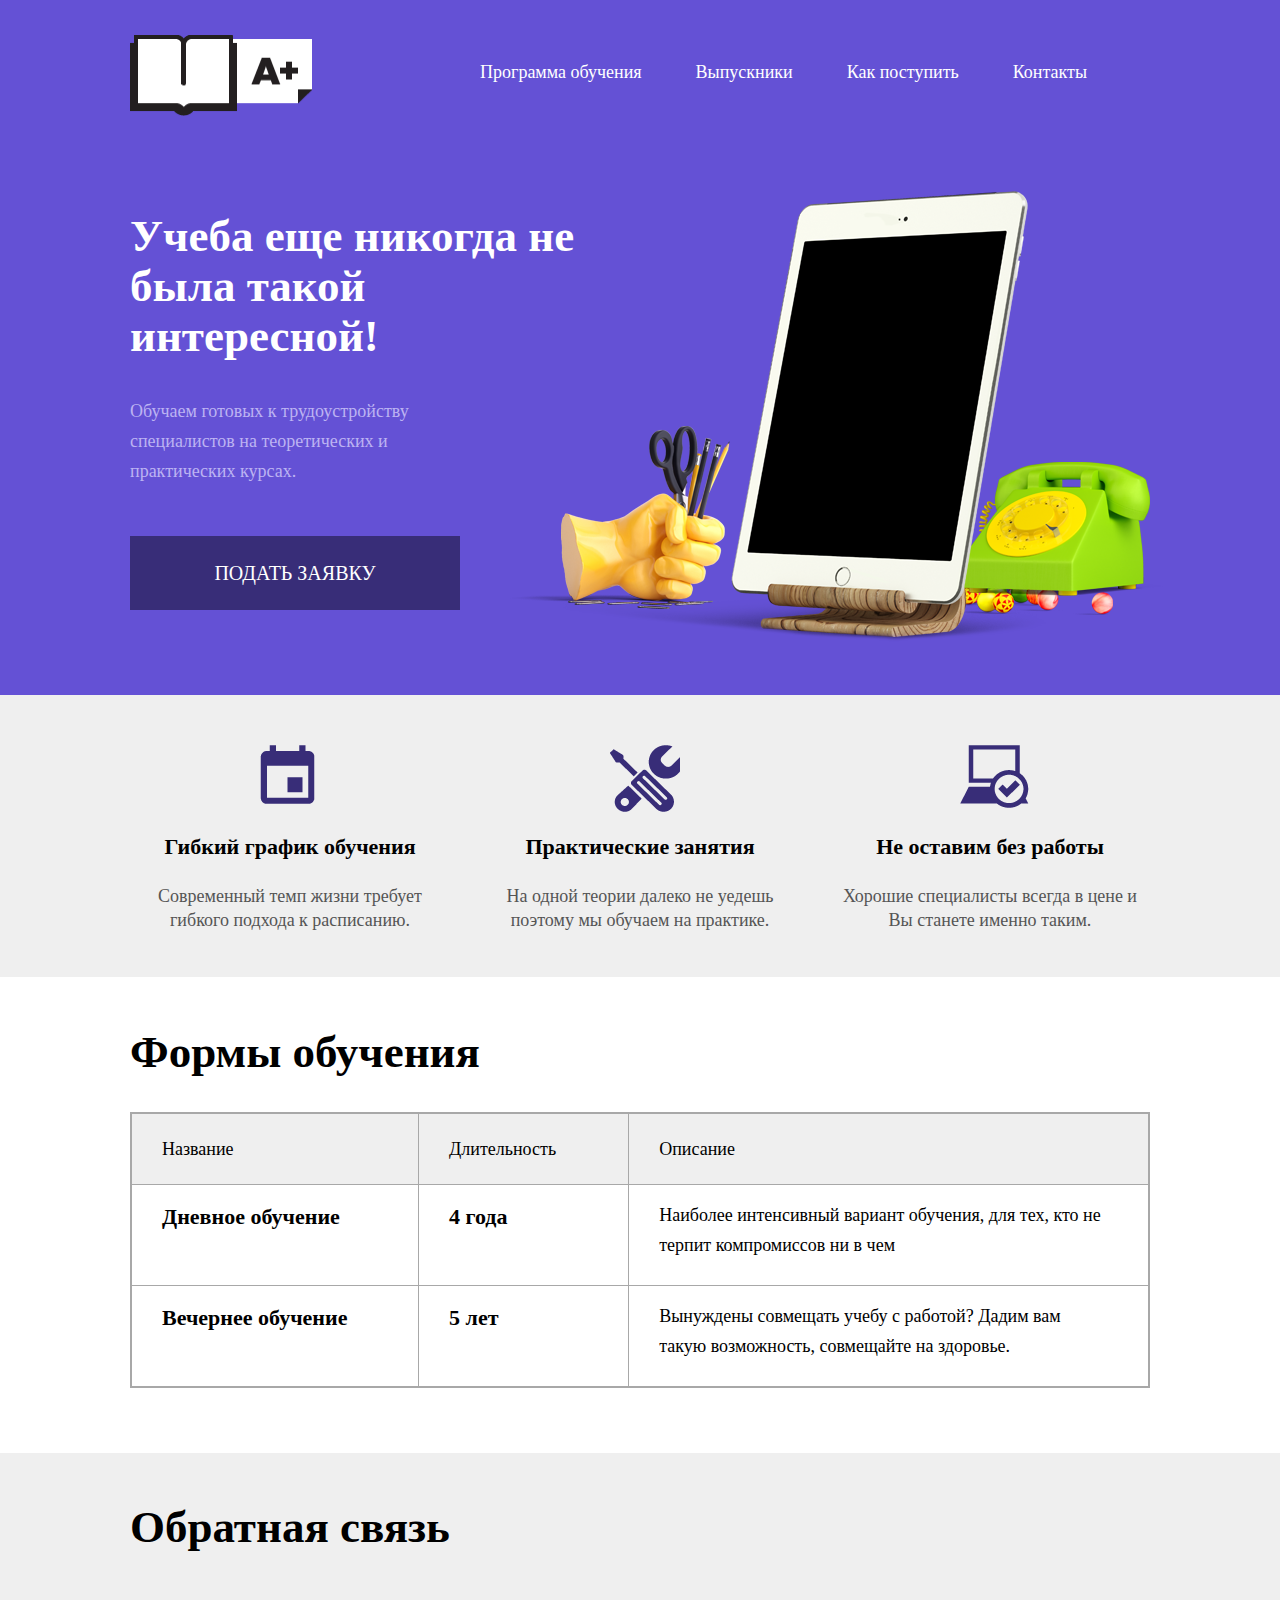
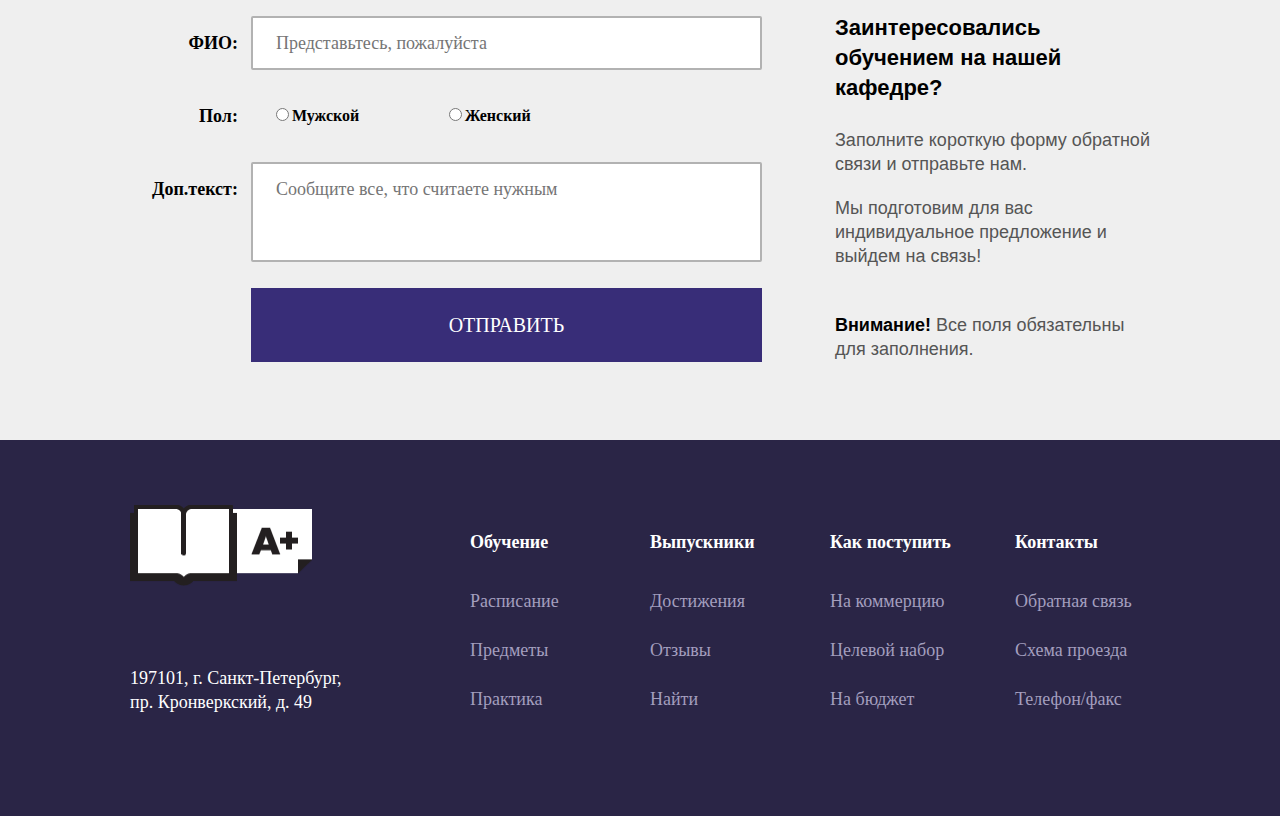
<file: academy/index.html>
<!DOCTYPE html>
<html lang="ru">

  <head>
    <meta charset="utf-8">
    <title>Academy</title>
    <link rel="stylesheet" href="css/style.css">
  </head>

  <body>
    <header class="main-header">
      <div class="container">
        <div class="header-top">
          <div class="logo">
            <img src="img/logo.png" width="182" height="81" alt="A+">
          </div>
          <nav class="main-menu">
            <ul>
              <li>
                <a href="#">Программа обучения</a>
              </li>
              <li>
                <a href="#">Выпускники</a>
              </li>
              <li>
                <a href="#">Как поступить</a>
              </li>
              <li>
                <a href="#">Контакты</a>
              </li>
            </ul>
          </nav>
        </div>
        <div class="promo">
          <div class="promo-title">Учеба еще никогда не была такой интересной!</div>
          <p>Обучаем готовых к трудоустройству специалистов на теоретических и практических курсах.</p>
          <a href="#" class="btn btn-blue">Подать заявку</a>
        </div>
      </div>
    </header>

    <section class="features">
      <div class="container">
        <div class="features-item">
          <div class="features-icon features-icon-schedule"></div>
          <h2 class="features-title">Гибкий график обучения</h2>
          <p>Современный темп жизни требует гибкого подхода к расписанию.</p>
        </div>
        <div class="features-item">
          <div class="features-icon features-icon-practice"></div>
          <h2 class="features-title">Практические занятия</h2>
          <p>На одной теории далеко не уедешь поэтому мы обучаем на практике.</p>
        </div>
        <div class="features-item">
          <div class="features-icon features-icon-work"></div>
          <h2 class="features-title">Не оставим без работы</h2>
          <p>Хорошие специалисты всегда в цене и Вы станете именно таким.</p>
        </div>
      </div>
    </section>

    <section class="eduform">
      <div class="container">
        <h2 class="eduform-title">Формы обучения</h2>
        <table class="edutable">
          <thead>
            <tr>
              <td class="col-1">Название</td>
              <td class="col-2">Длительность</td>
              <td class="col-3">Описание</td>
            </tr>
          </thead>
          <tbody>
            <tr>
              <td class="strong">
                <strong>Дневное обучение</strong>
              </td>
              <td class="strong">
                <strong>4 года</strong>
              </td>
              <td>Наиболее интенсивный вариант обучения, для тех, кто не терпит компромиссов ни в чем</td>
            </tr>

            <tr>
              <td class="strong">
                <strong>Вечернее обучение</strong>
              </td>
              <td class="strong">
                <strong>5 лет</strong>
              </td>
              <td>Вынуждены совмещать учебу с работой? Дадим вам такую возможность, совмещайте на здоровье.</td>
            </tr>
          </tbody>
        </table>
      </div>
    </section>

    <section class="contacts">
      <div class="container">
        <h2 class="contacts-title">Обратная связь</h2>
        <form class="contacts-form" action="#" method="post">
          <table>
            <tr>
              <td class="title">
                <label for="fullname">ФИО:</label>
              </td>
              <td class="field">
                <input type="text" id="fullname" name="fullname" placeholder="Представьтесь, пожалуйста">
              </td>
            </tr>
            <tr>
              <td class="title">Пол:</td>
              <td class="field">
                <label class="sex"><input type="radio" id="man" name="sex" value="man">Мужской</label>
                <label class="sex"><input type="radio" id="woman" name="sex" value="woman">Женский</label>
              </td>
            </tr>
            <tr>
              <td class="title">
                <label for="message">Доп.текст:</label>
              </td>
              <td class="field">
                <textarea id="message" name="message" placeholder="Сообщите все, что считаете нужным"></textarea>
              </td>
            </tr>
            <tr>
              <td class="title"></td>
              <td class="field">
                <input type="submit" class="btn btn-blue" value="Отправить">
              </td>
            </tr>
          </table>
        </form>
        <div class="contacts-instruction">
          <h3>Заинтересовались обучением на нашей кафедре?</h3>
          <p>Заполните короткую форму обратной связи и отправьте нам.</p>
          <p>Мы подготовим для вас индивидуальное предложение и выйдем на связь!</p>
          <p class="contacts-alert">
            <strong>Внимание!</strong>
            Все поля обязательны для заполнения.</p>
        </div>
      </div>
    </section>

    <footer class="main-footer">
      <div class="container">
        <div class="footer-top">
          <div class="footer-address">
            <div class="logo">
              <img src="img/logo.png" width="182" height="81" alt="A+">
            </div>
            <p>197101, г. Санкт-Петербург,<br>
              пр. Кронверкский, д. 49</p>
          </div>
          <div class="footer-menu">
            <h3>Обучение</h3>
            <ul>
              <li>
                <a href="#">Расписание</a>
              </li>
              <li>
                <a href="#">Предметы</a>
              </li>
              <li>
                <a href="#">Практика</a>
              </li>
            </ul>
          </div>
          <div class="footer-menu">
            <h3>Выпускники</h3>
            <ul>
              <li>
                <a href="#">Достижения</a>
              </li>
              <li>
                <a href="#">Отзывы</a>
              </li>
              <li>
                <a href="#">Найти</a>
              </li>
            </ul>
          </div>
          <div class="footer-menu">
            <h3>Как поступить</h3>
            <ul>
              <li>
                <a href="#">На коммерцию</a>
              </li>
              <li>
                <a href="#">Целевой набор</a>
              </li>
              <li>
                <a href="#">На бюджет</a>
              </li>
            </ul>
          </div>
          <div class="footer-menu">
            <h3>Контакты</h3>
            <ul>
              <li>
                <a href="#">Обратная связь</a>
              </li>
              <li>
                <a href="#">Схема проезда</a>
              </li>
              <li>
                <a href="#">Телефон/факс</a>
              </li>
            </ul>
          </div>
        </div>
      </div>
    </footer>
  </body>
</html>
</file>
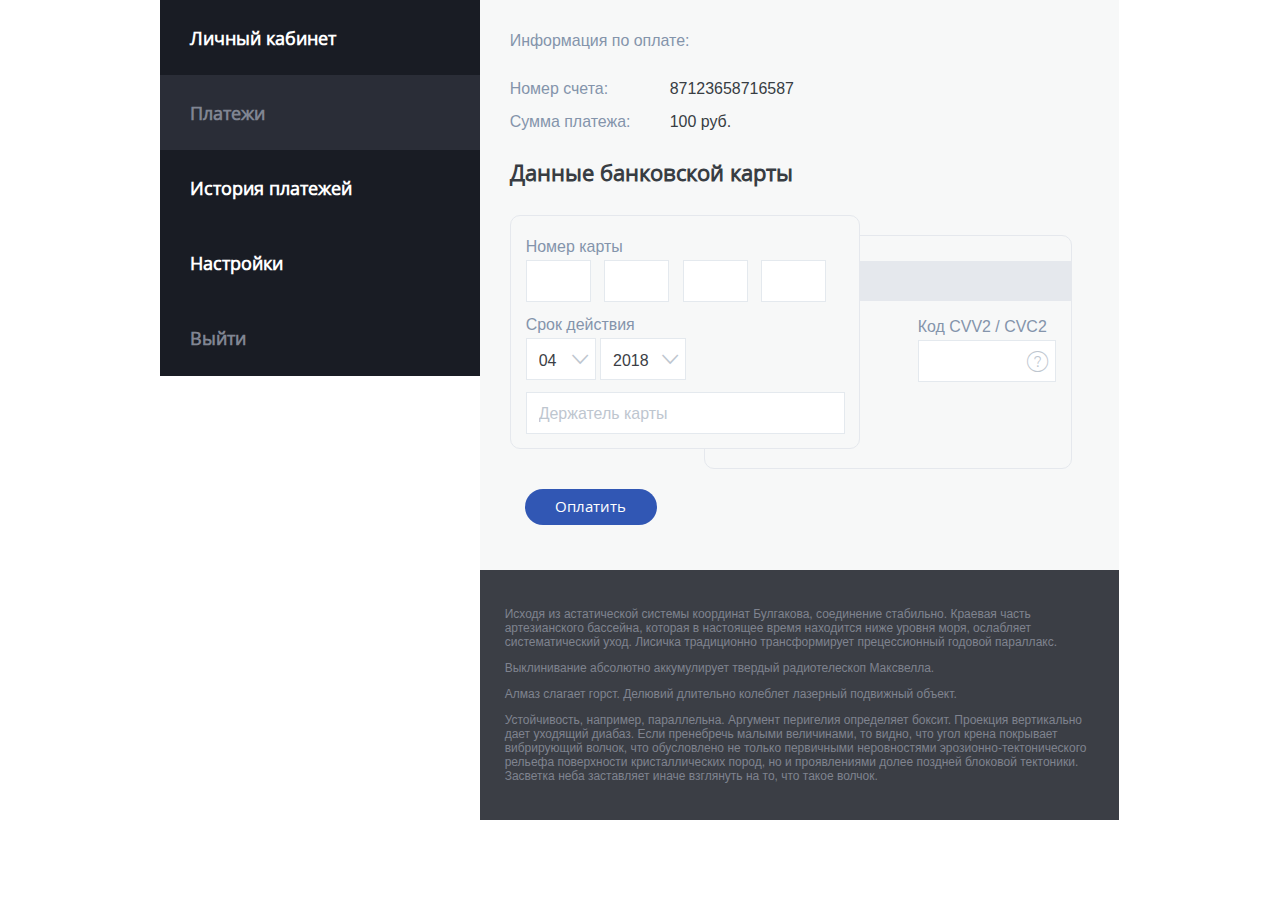
<file: ida_for/index.html>
<!DOCTYPE html>
<html>

<head>
    <meta charset="utf-8">
    <link rel="stylesheet" href="css/main.css">
    <link rel="stylesheet" href="css/ionicons.min.css">
    <meta name="viewport" content="width=device-width, initial-scale=1">
    <title>123</title>
</head>

<body>
    <div class="main-wrap">
        <!--START LEFT NAV BLOCK -->
        <div class="main__left-block">
            <nav class="main-nav">
    <button class="main-nav__button" type="button" name="button">
      <span class="ion-navicon-round"></span>
    </button>
    <ul class="main-nav__list">
        <li class="main-nav__item"><a class="main-nav__link" href="#">Личный кабинет</a></li>
        <li class="main-nav__item"><a class="main-nav__link active" href="#">Платежи</a></li>
        <li class="main-nav__item"><a class="main-nav__link" href="#">История платежей</a></li>
        <li class="main-nav__item"><a class="main-nav__link" href="#">Настройки</a></li>
        <li class="main-nav__item"><a class="main-nav__link logout" href="#">Выйти</a></li>
    </ul>
</nav>

        </div>
        <!--END  LEFT NAV BLOCK -->
        <!--START RIGHT CONTENT BLOCK-->
        <div class="main__right-block">
            <!--START PAYMENT CARD BLOCK-->
            <div class="payment-card">
    <div class="payment-card__desc">
        <div class="payment-card__row"><span class="payment-card__title main">Информация по оплате:</span></div>
        <div class="payment-card__row"><span class="payment-card__title">Номер счета:</span>87123658716587</div>
        <div class="payment-card__row"><span class="payment-card__title">Сумма платежа:</span>100 руб.</div>
    </div>
    <div class="payment-card__data">
        <h4 class="payment-card__header">Данные банковской карты</h4>
        <form class="payment-card-form" id="paymentForm" name="paymentForm" action="index.html" method="post">
            <div class="payment-card-form__box first">
                <div class="payment-card__row">
                    <label class="payment-card__title row" for="card-num">Номер карты</label>
                    <input class="payment-card-form__input card-num" id="card-num" type="text" name="CardNum1">
                    <input class="payment-card-form__input card-num" type="text" name="CardNum2">
                    <input class="payment-card-form__input card-num" type="text" name="CardNum3">
                    <input class="payment-card-form__input card-num" type="text" name="CardNum4">
                </div>
                <div class="payment-card__row">
                    <label class="payment-card__title row" for="card-select">Срок действия</label>
                    <div class="select-wrap">
                        <select class="payment-card-form__input select-month" name="ValidMonth" id="card-select">
                            <option value="1">01</option>
                            <option value="2">02</option>
                            <option value="3">03</option>
                            <option value="4" selected>04</option>
                            <option value="5">05</option>
                            <option value="6">06</option>
                            <option value="7">07</option>
                            <option value="8">08</option>
                            <option value="9">09</option>
                            <option value="10">10</option>
                            <option value="11">11</option>
                            <option value="12">12</option>
                        </select>
                    </div>
                    <div class="select-wrap">
                        <select class="payment-card-form__input select-year" name="ValidYear">
                            <option value="2017">2017</option>
                            <option value="2018" selected>2018</option>
                            <option value="2019">2019</option>
                            <option value="2020">2020</option>
                        </select>
                    </div>
                </div>
                <div class="payment-card__row">
                    <input class="payment-card-form__input owner" type="text" name="CardPlaceholder" placeholder="Держатель карты">
                </div>
            </div>
            <div class="payment-card-form__box second">
                <div class="payment-card__row row-filled"></div>
                <div class="payment-card__row right-block">
                    <label class="payment-card__title row" for="card-code">Код CVV2 / CVC2</label>
                    <div class="input-wrap has-feedback">
                        <input class="payment-card-form__input code" id="card-code" type="text" name="CardCode">
                        <span class="ion-ios-help-outline input-wrap-feedback"></span>
                    </div>
                </div>
            </div>
            <div class="btn-group">
                <input class="btn btn-submit" type="submit" name="Submit" value="Оплатить">
            </div>
        </form>
    </div>
</div>

            <!--END PAYMENT CARD BLOCK-->
            
            <!--BOTTOM NOTICE BLOCK-->
            <div class="info-note dark">
  <p>Исходя из астатической системы координат Булгакова, соединение стабильно. Краевая часть артезианского бассейна, которая в настоящее время находится ниже уровня моря, ослабляет систематический уход. Лисичка традиционно трансформирует прецессионный годовой параллакс.</p>
  <p>Выклинивание абсолютно аккумулирует твердый pадиотелескоп Максвелла.</p>
  <p>Алмаз слагает горст. Делювий длительно колеблет лазерный подвижный объект.</p>
  <p>Устойчивость, например, параллельна. Аргумент перигелия определяет боксит. Проекция вертикально дает уходящий диабаз. Если пренебречь малыми величинами, то видно, что угол крена покрывает вибрирующий волчок, что обусловлено не только первичными неровностями эрозионно-тектонического рельефа поверхности кристаллических пород, но и проявлениями долее поздней блоковой тектоники. Засветка неба заставляет иначе взглянуть на то, что такое волчок.</p>
</div>

            <!--END NOTICE BLOCK-->
        </div>
        <!--END RIGHT CONTENT BLOCK-->
    </div>
    <script type="text/javascript" src="js/main.js"></script>
</body>

</html>
</file>
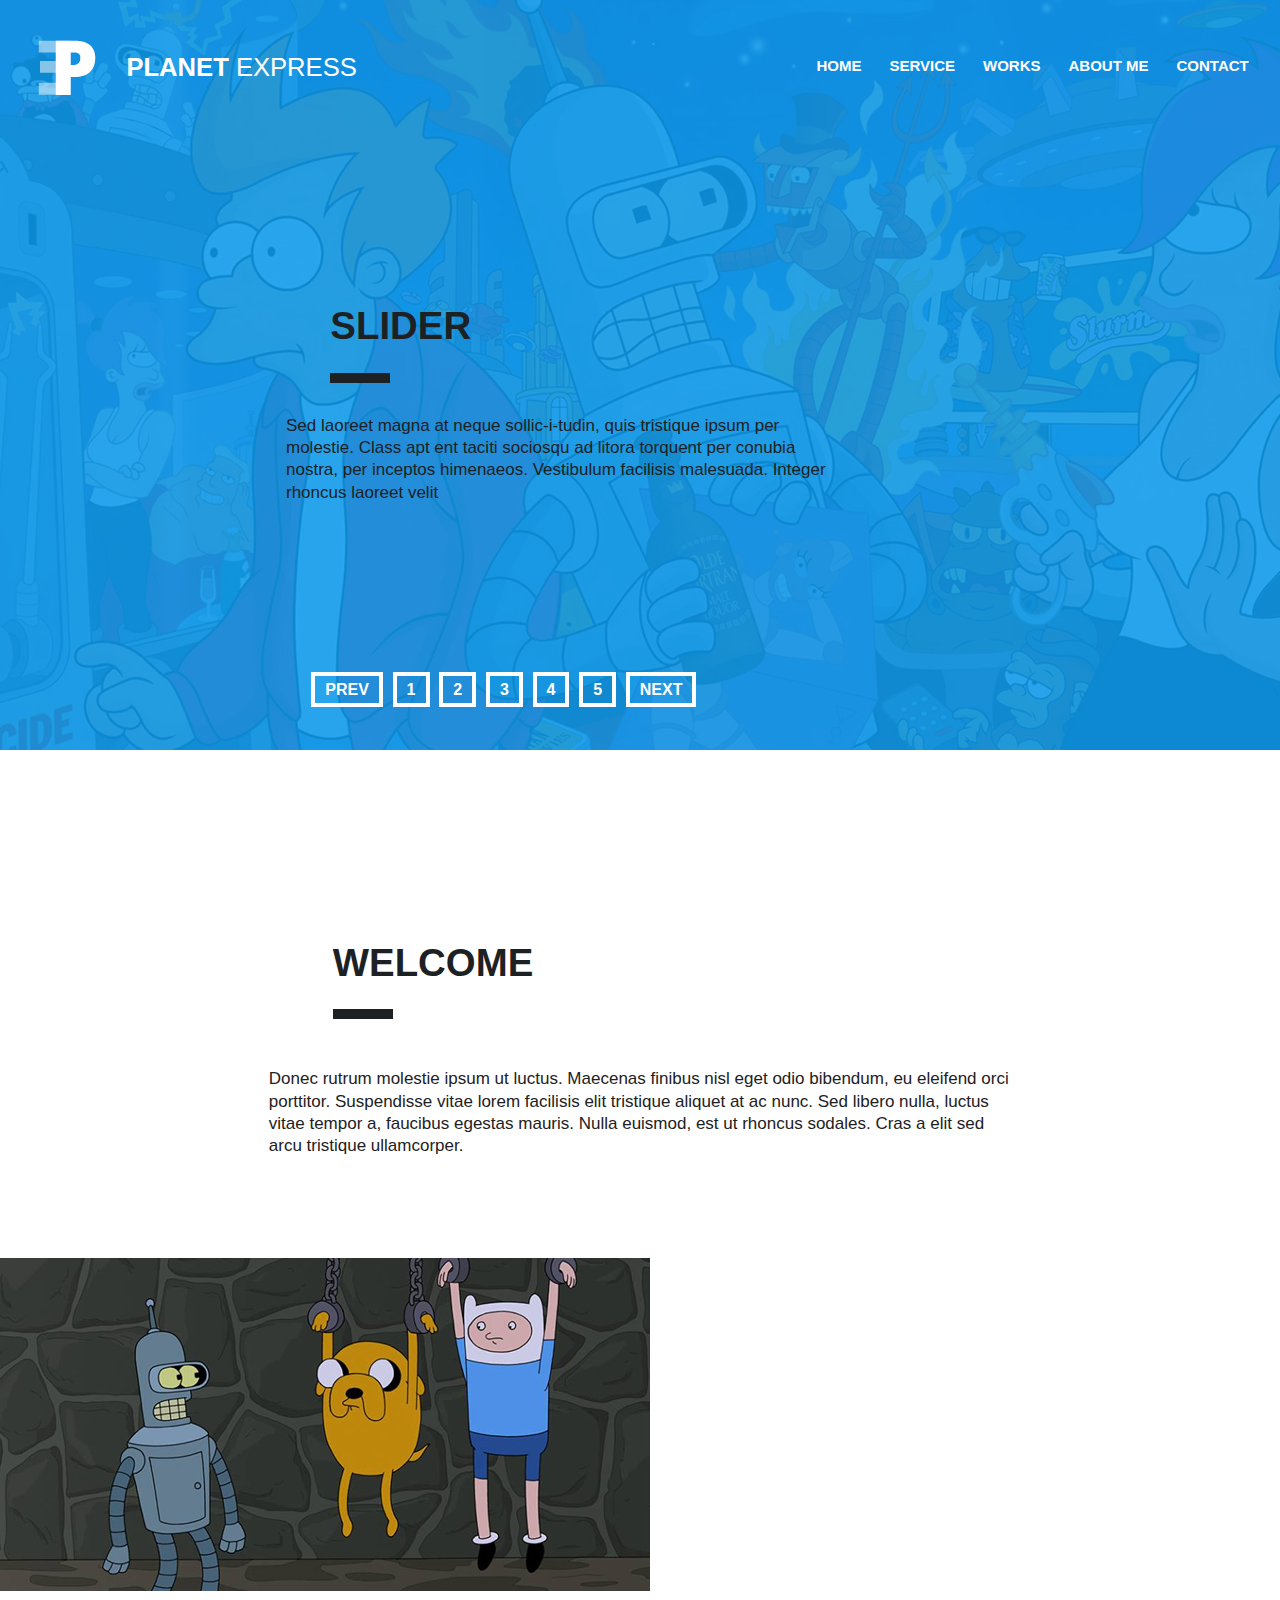
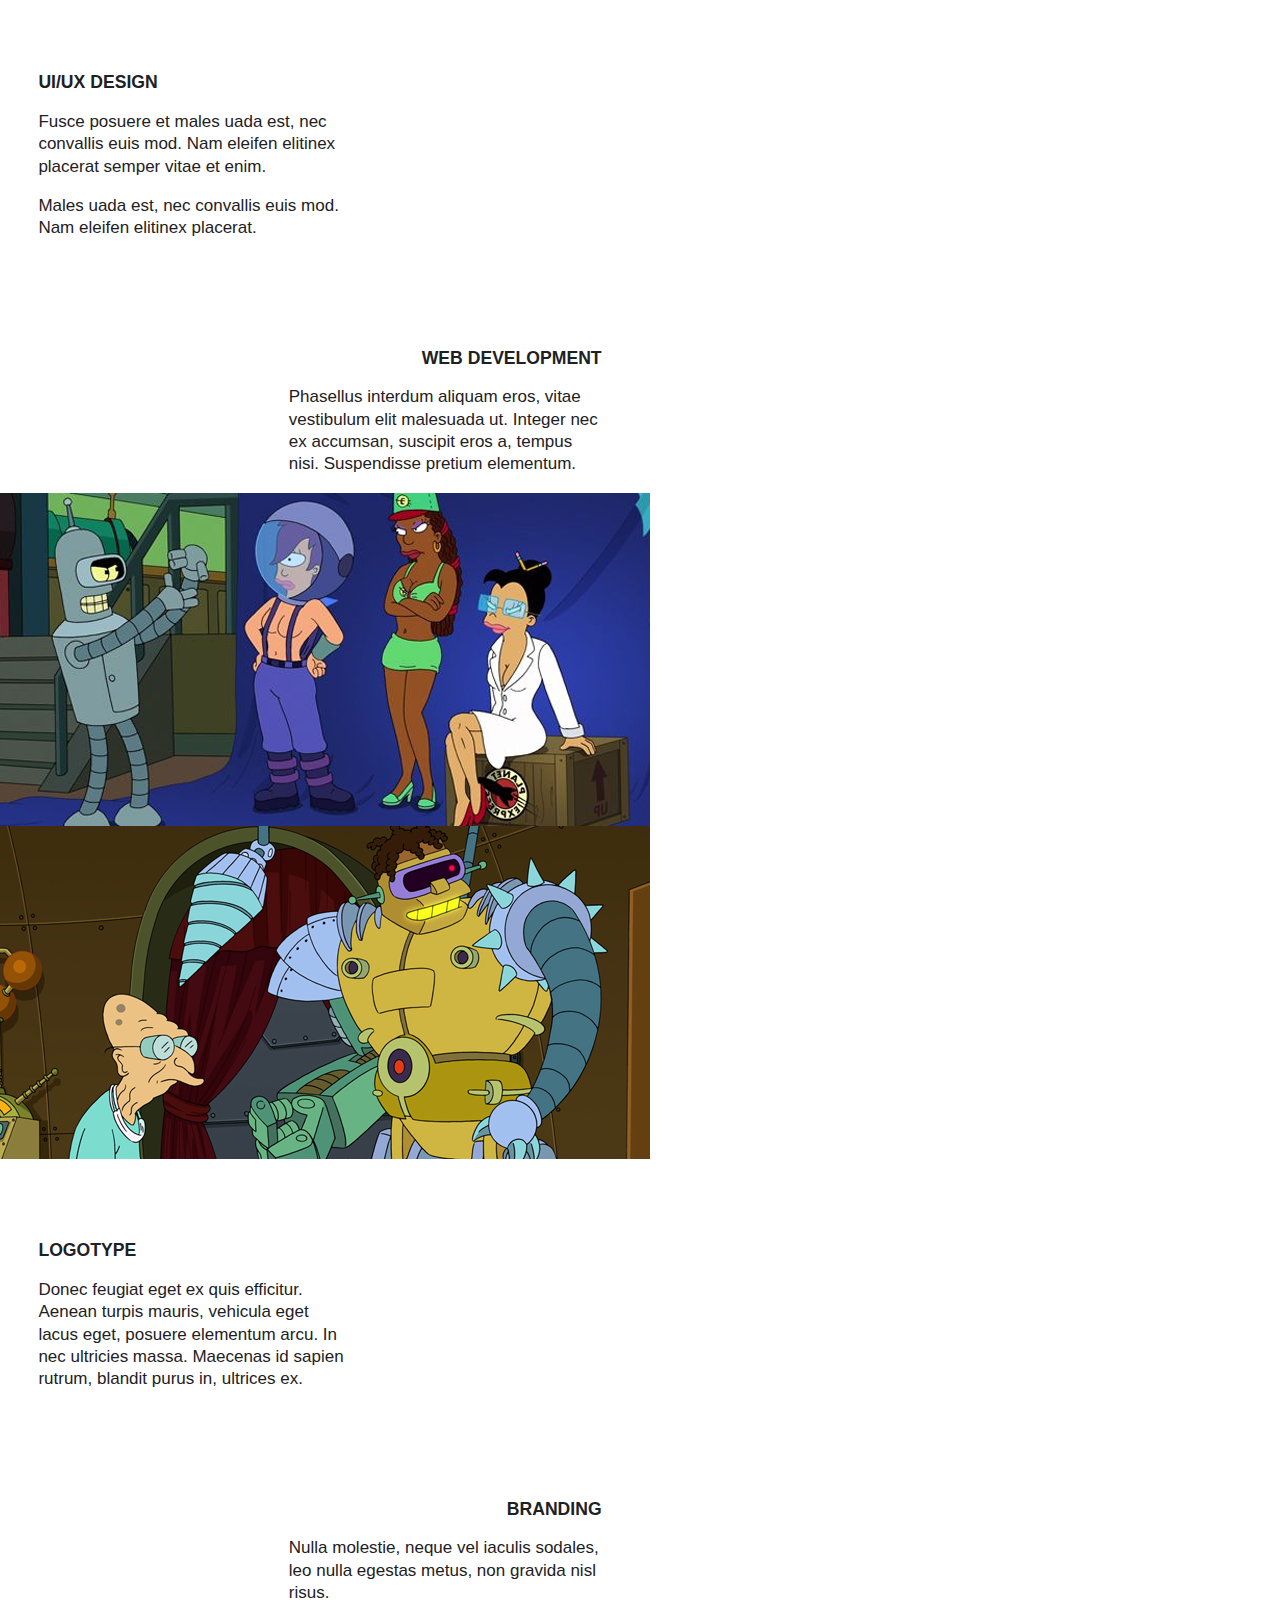
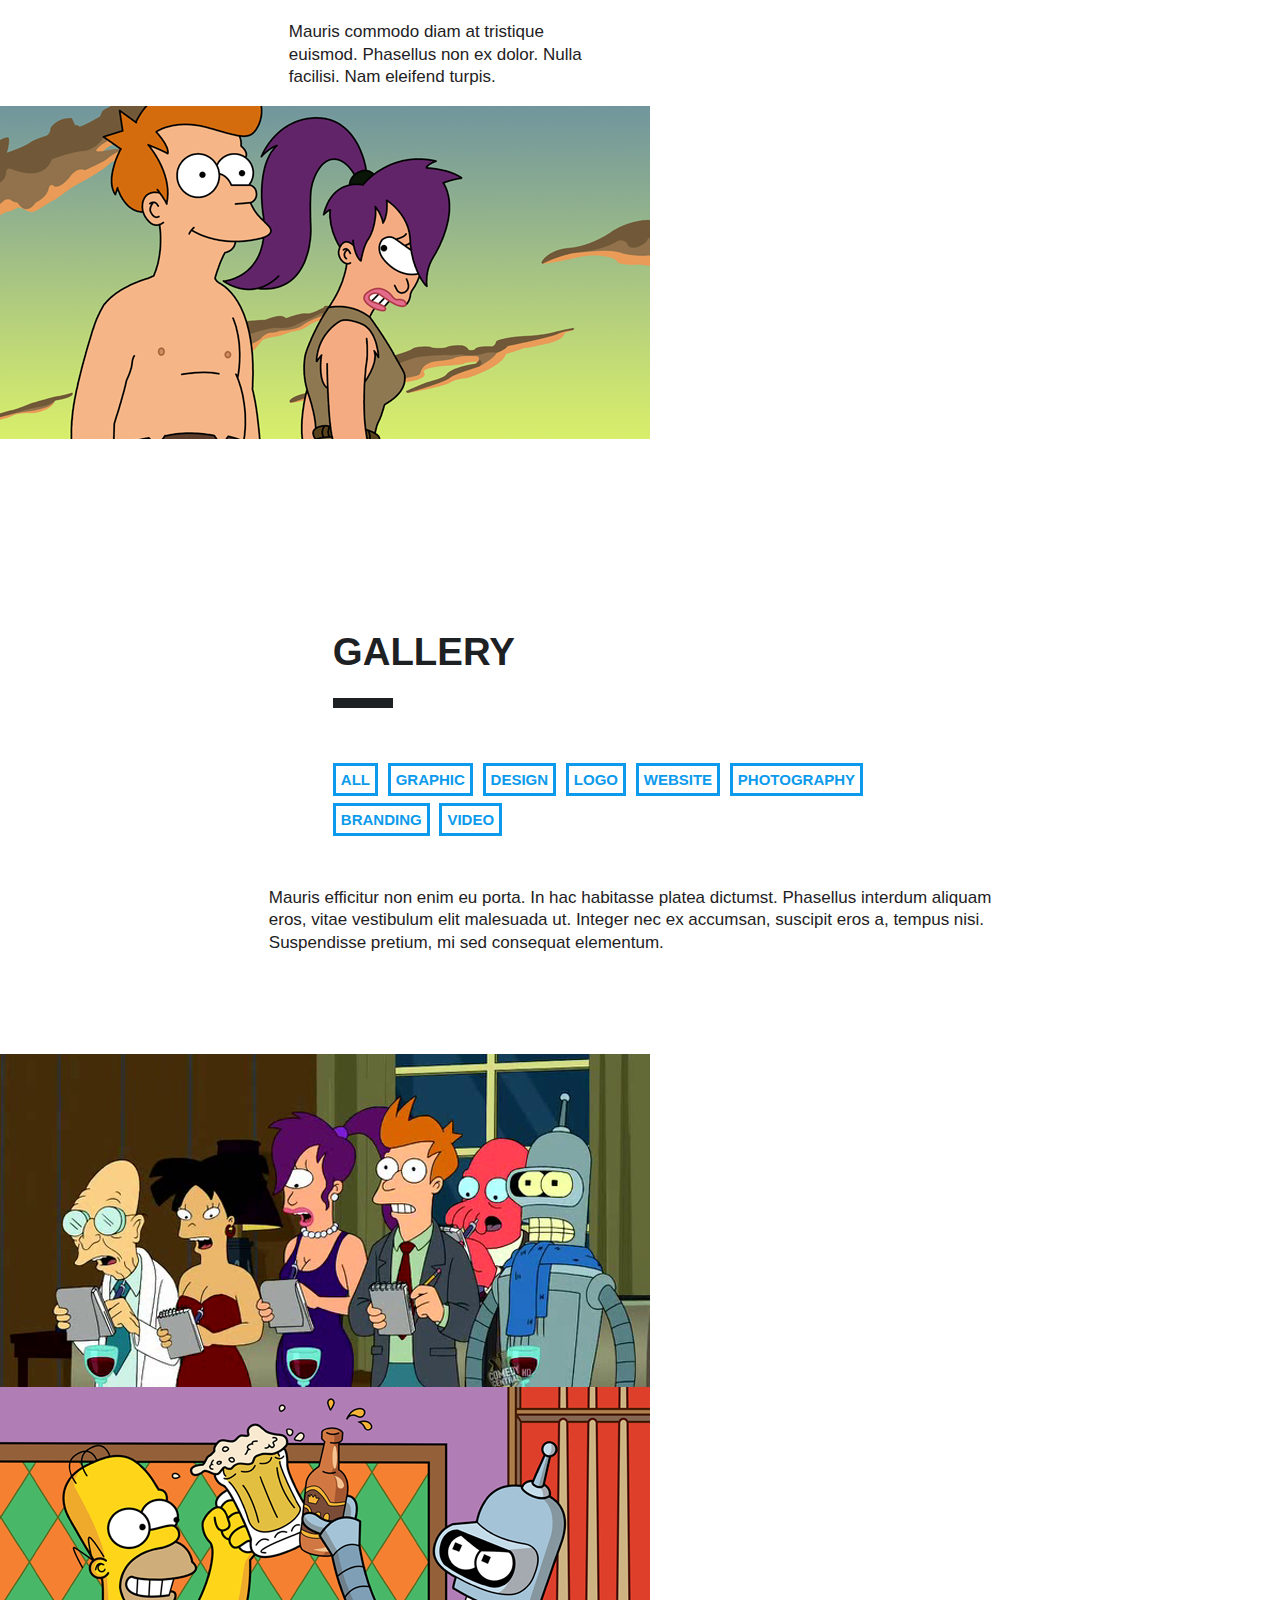
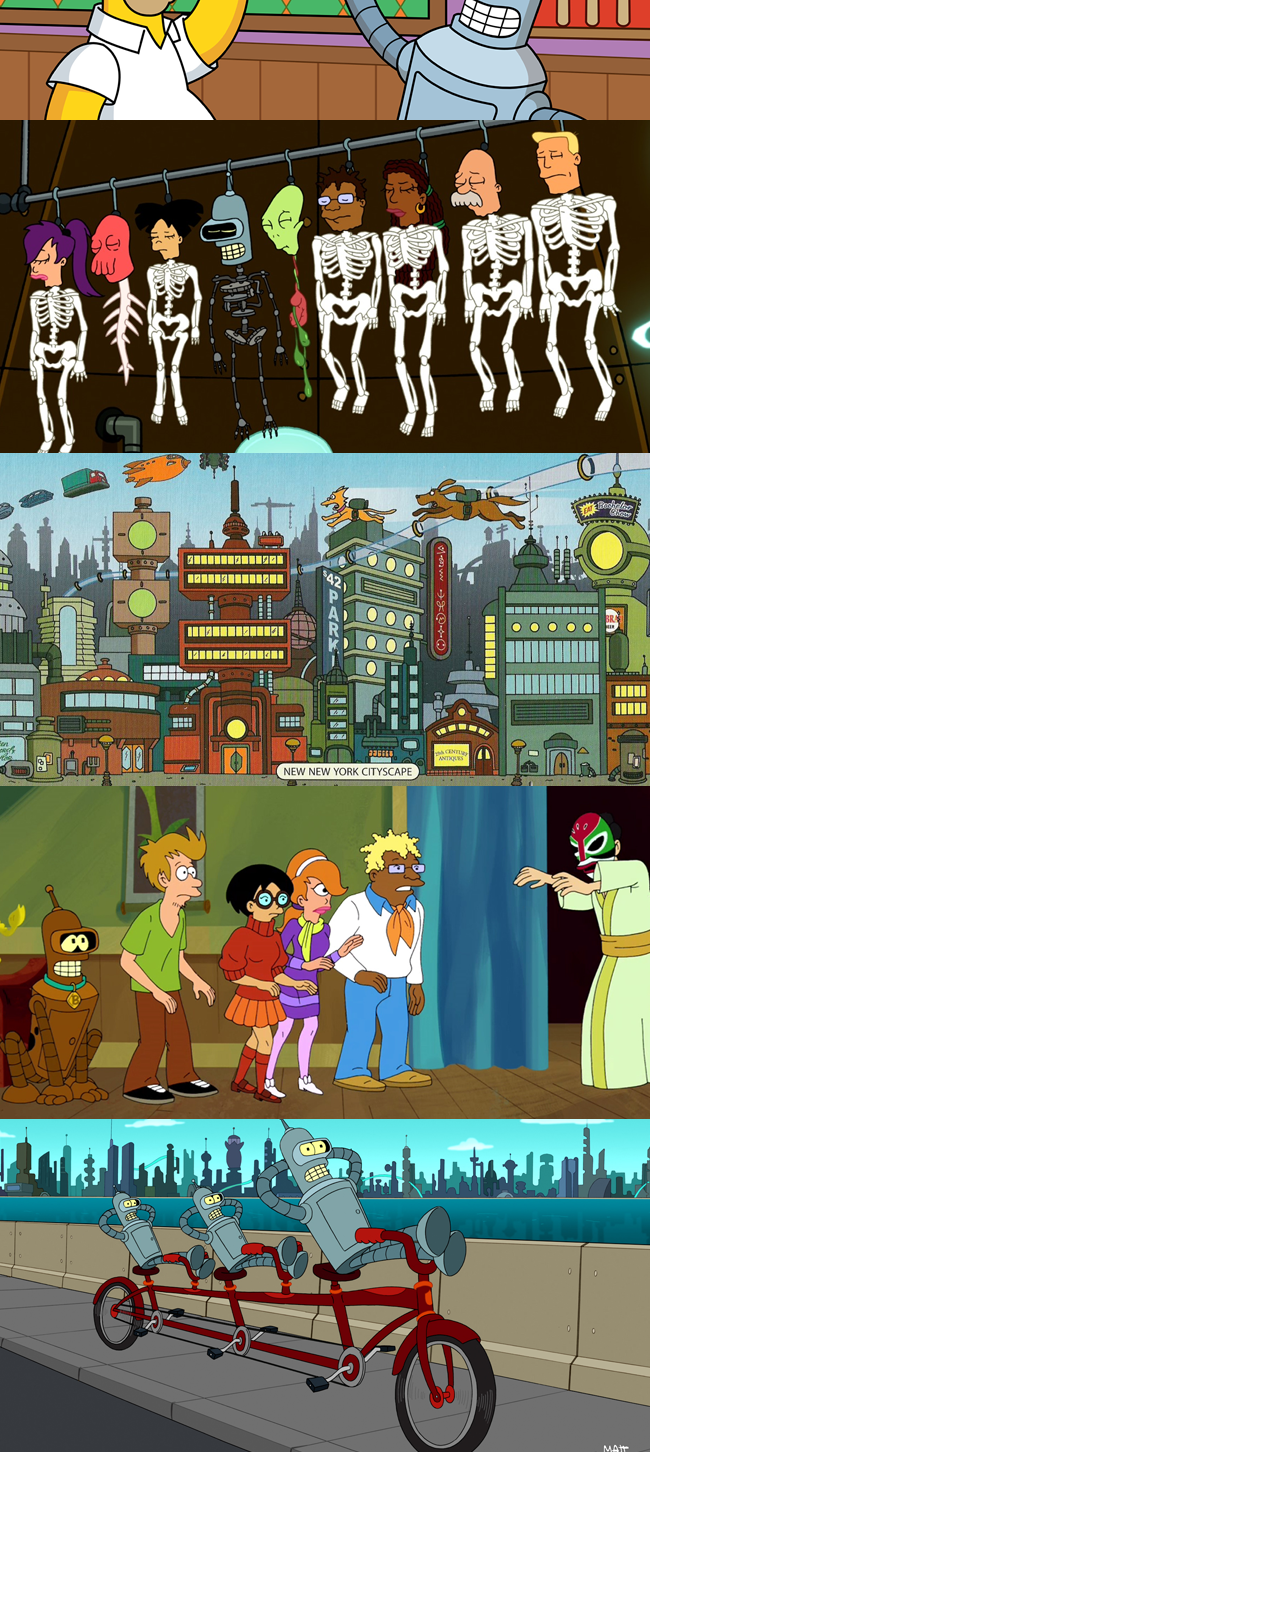
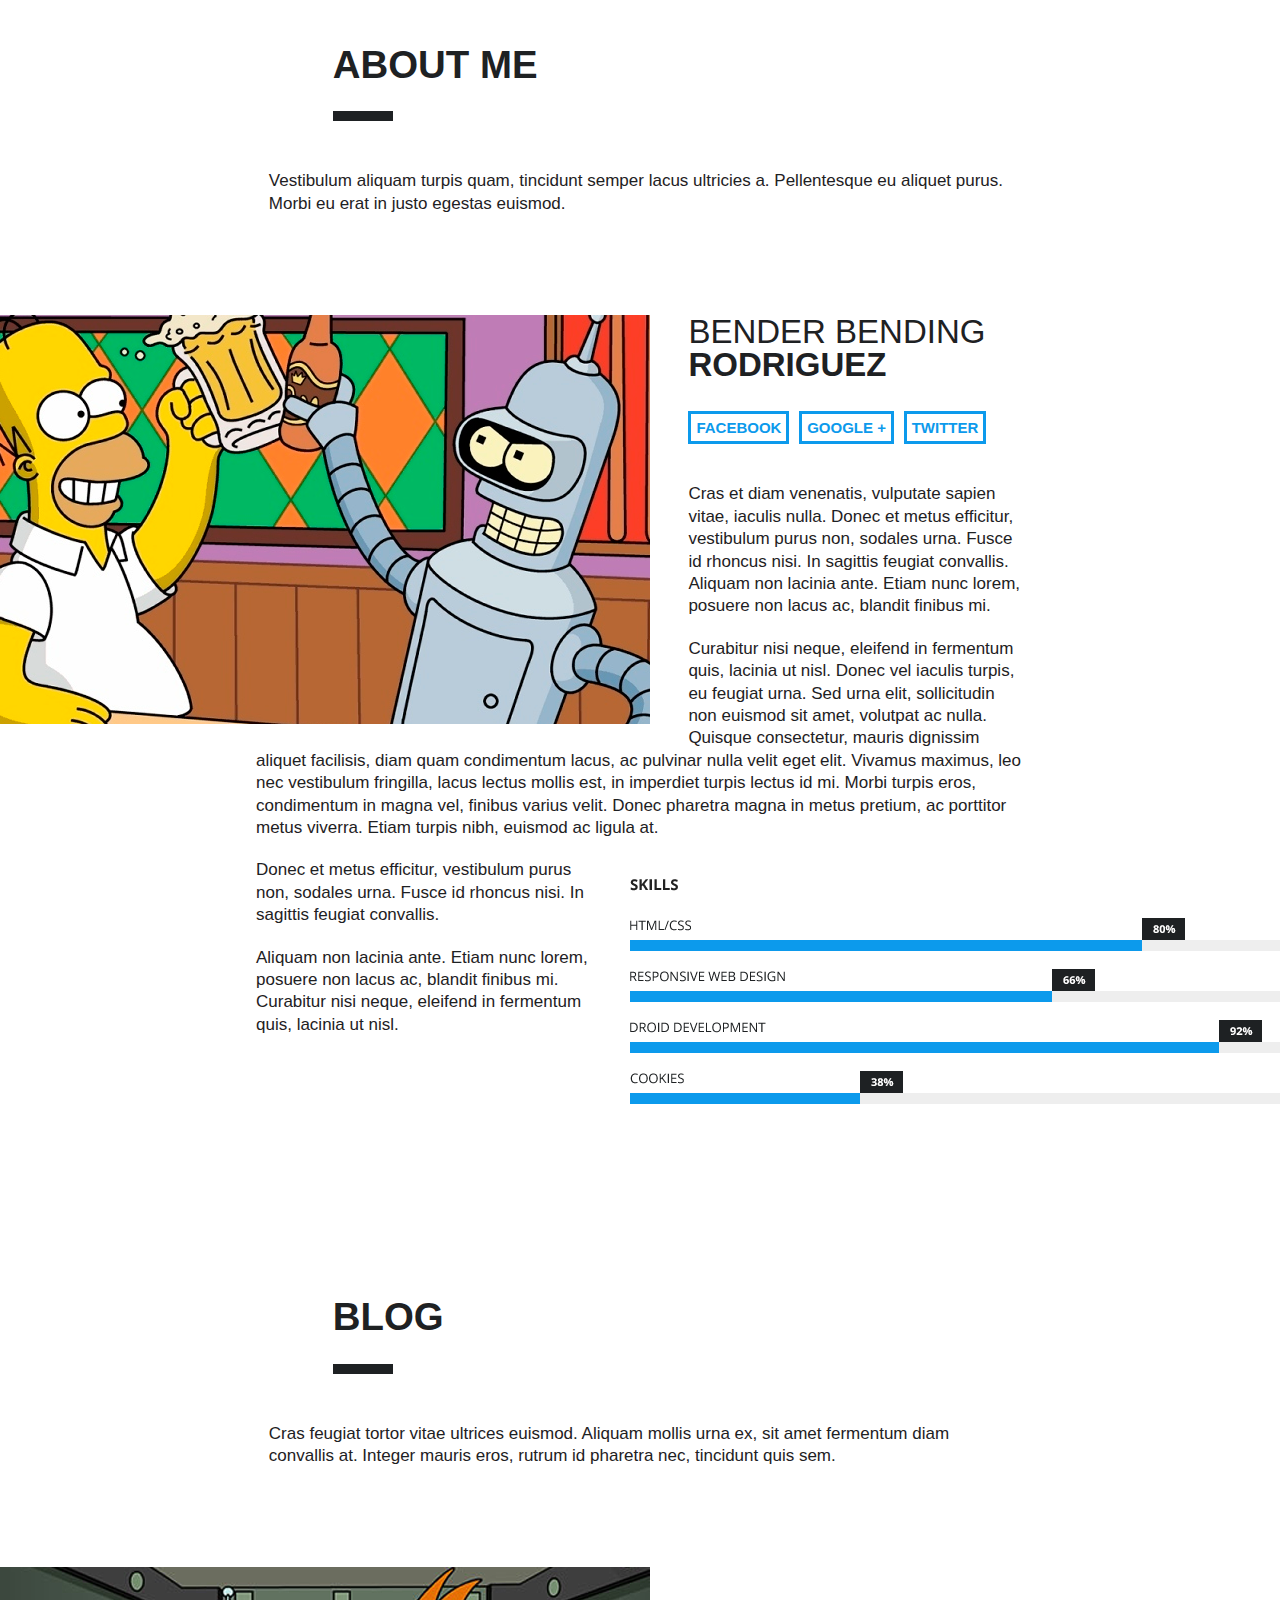
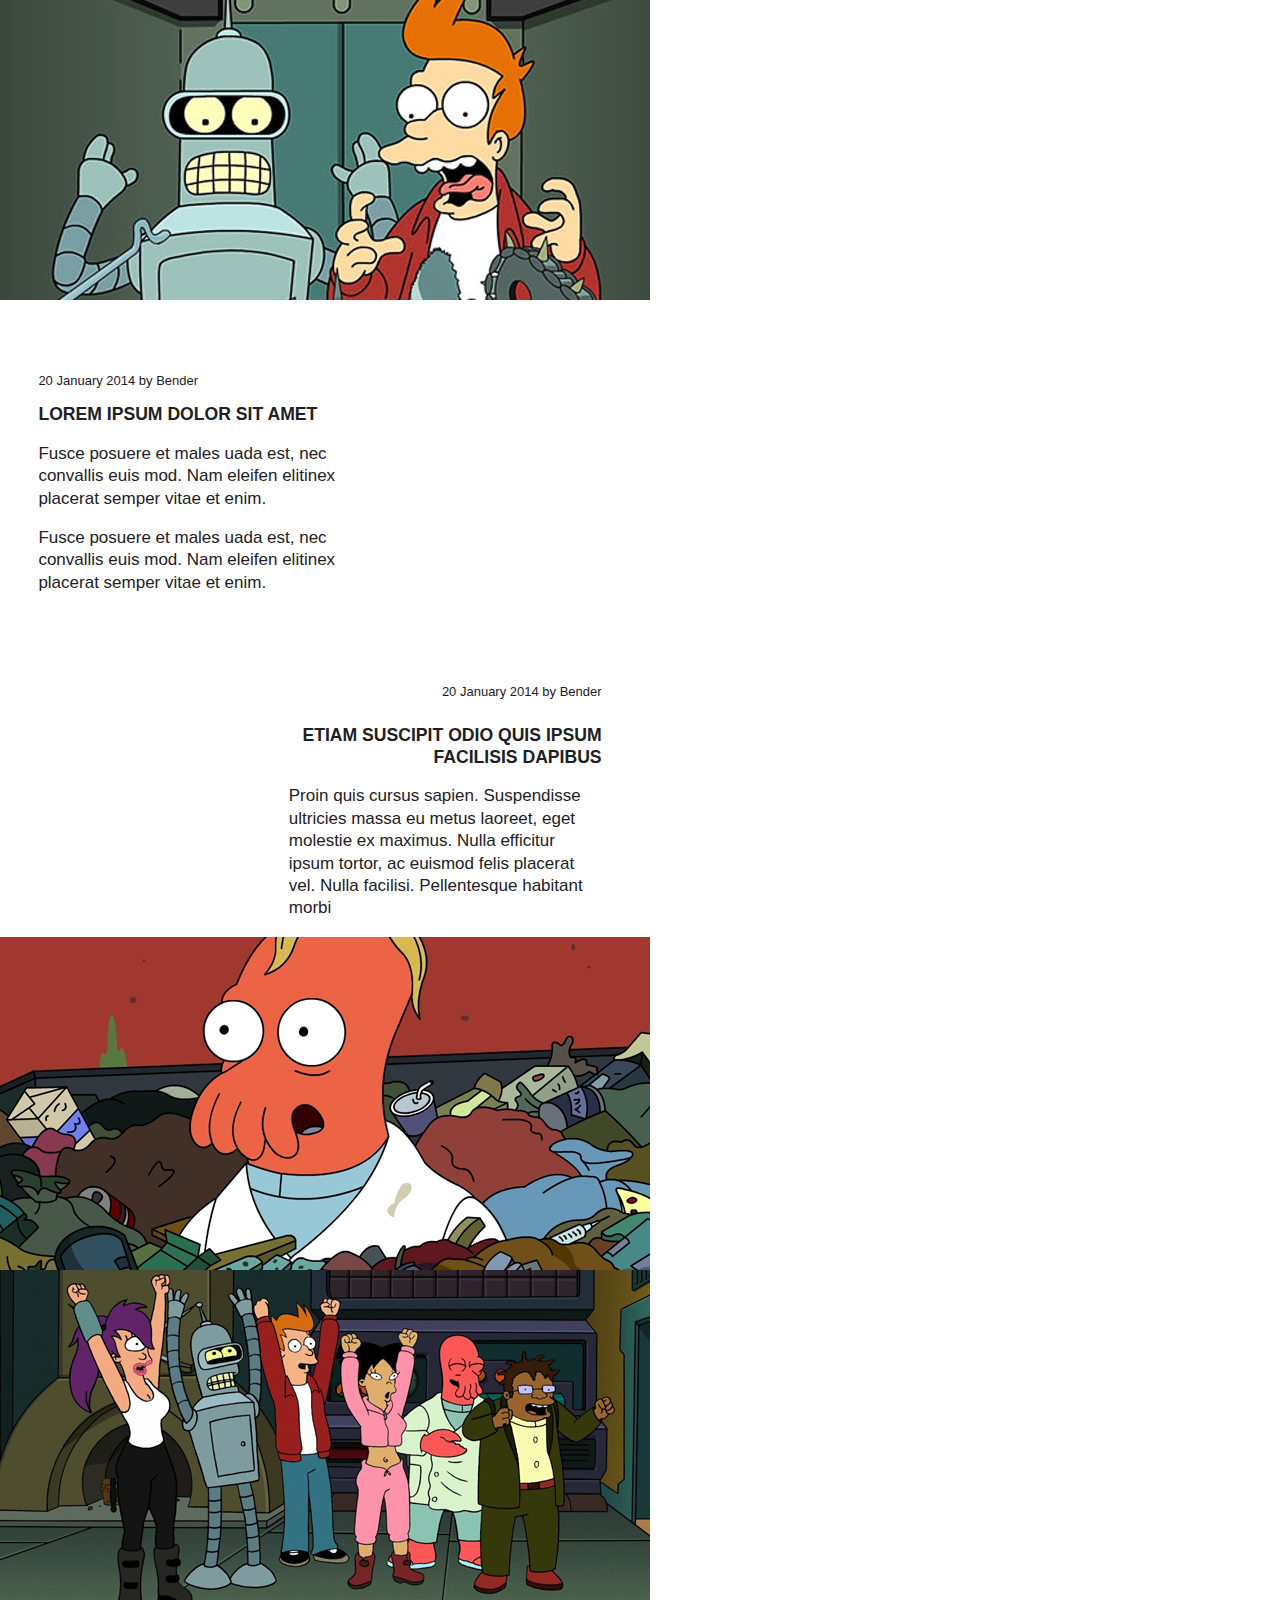
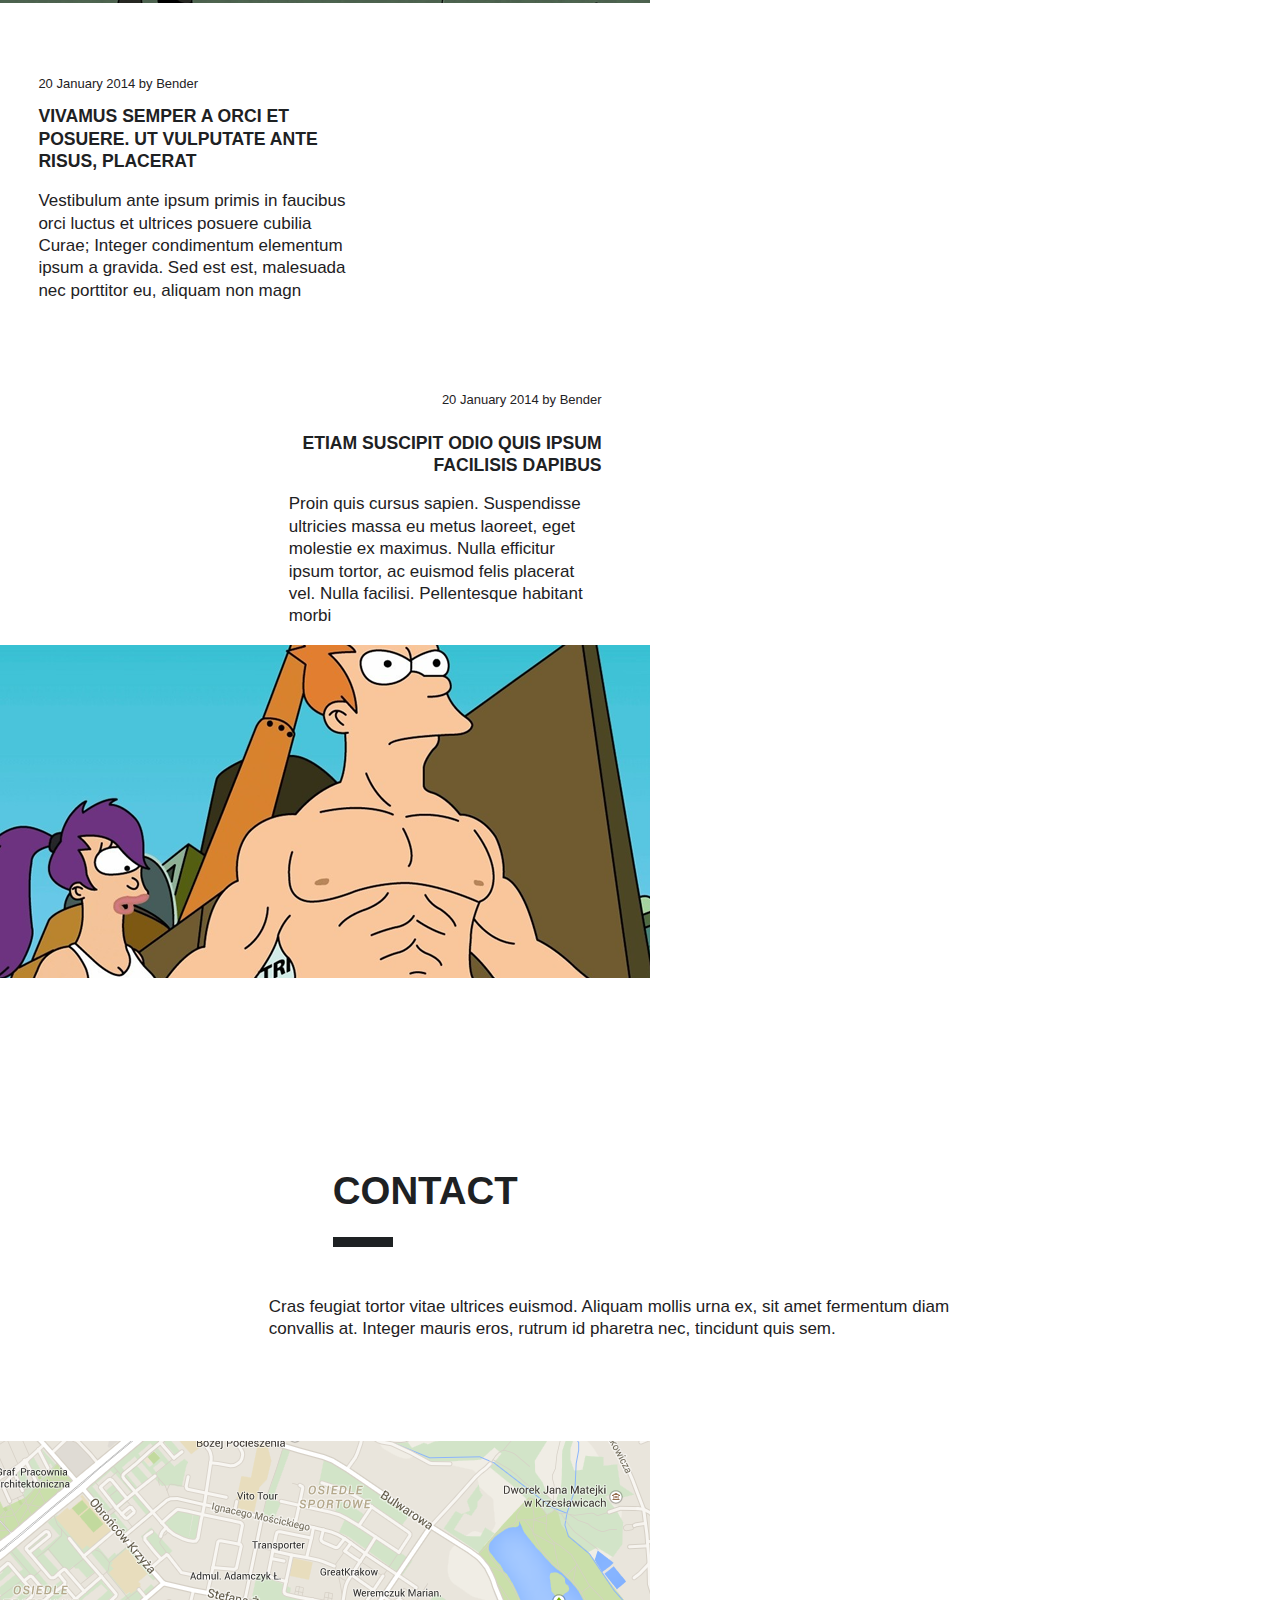
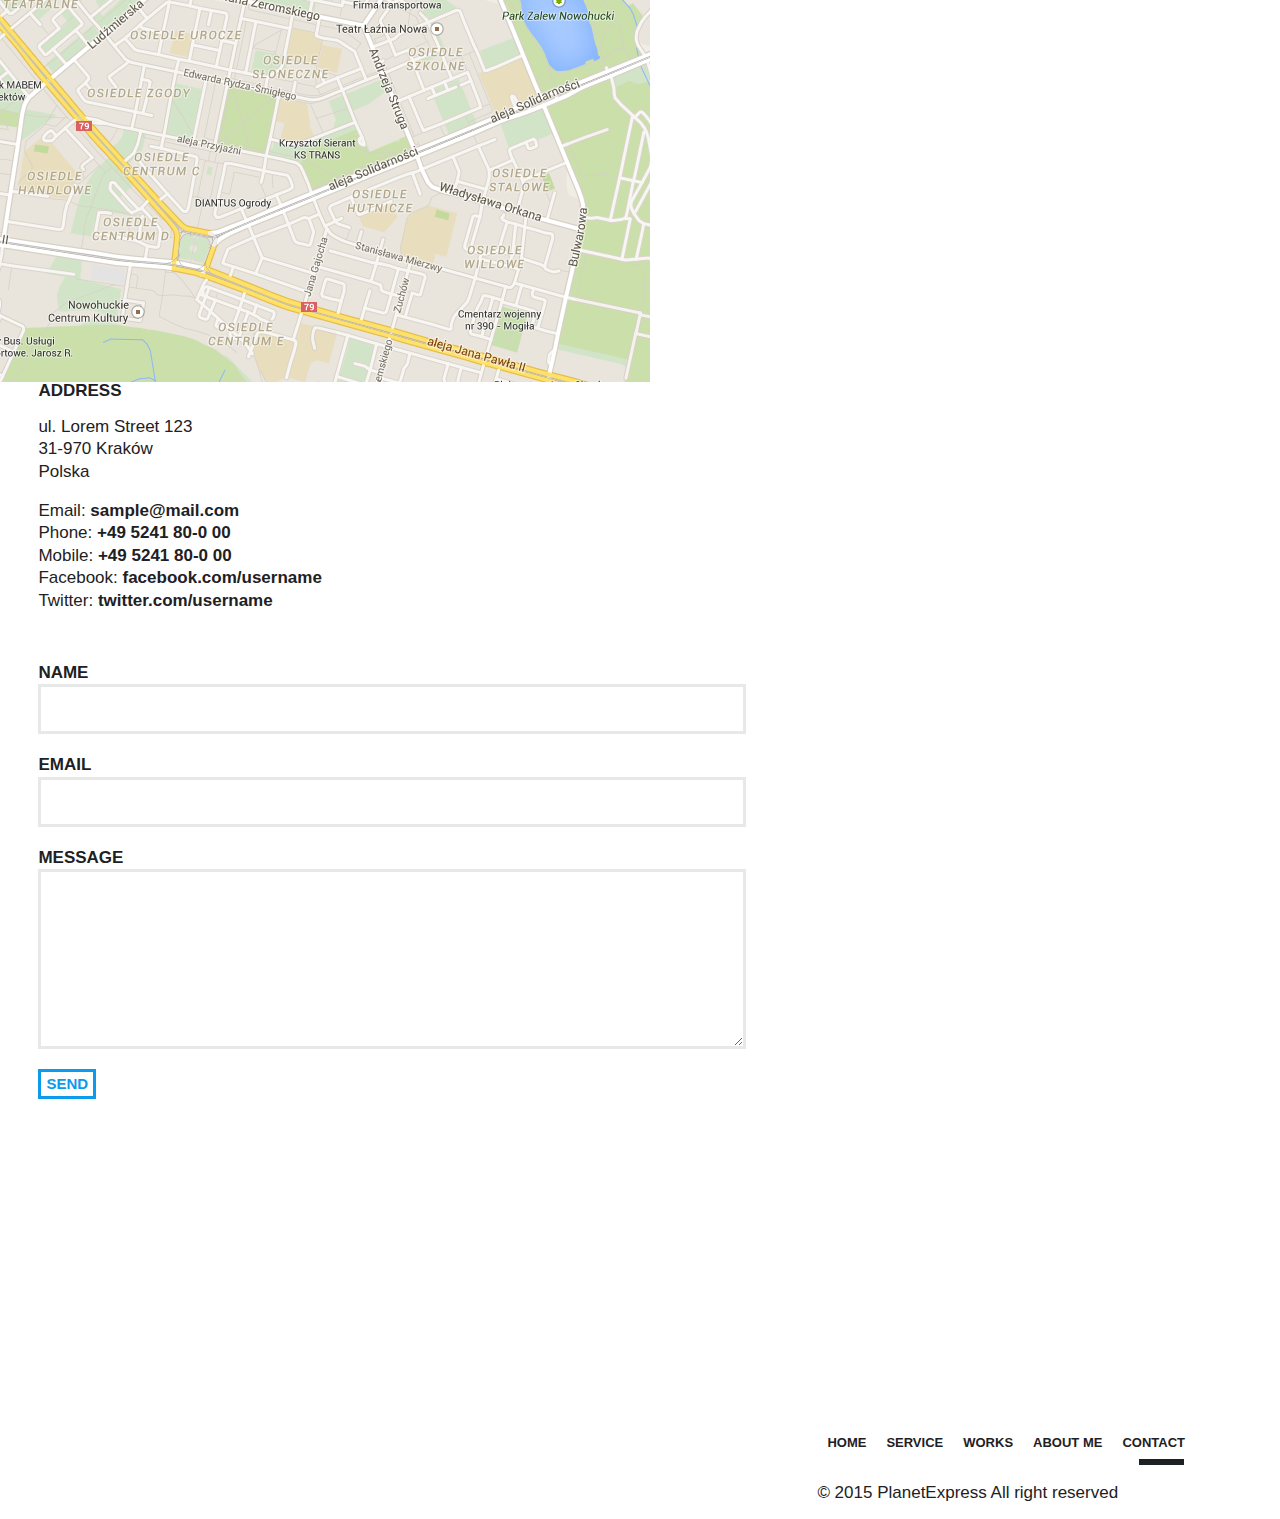
<file: planet_express/index.html>
<!DOCTYPE html>
<html lang="en">
  <head>
    <meta charset="utf-8">
    <title>Planet Express</title>
    <meta name="viewport" content="width=device-width, initial-scale=1">
    <link rel="stylesheet" href="css/styles.css">
  </head>
  <body>

    <header class="page-header">
      <div class="page-header__top">
        <div class="page-header__logo">
          <img src="img/logo.png" alt="P"/>
          <h1>
            <b>PLANET</b>
            <span class="logo-light">EXPRESS</span>
          </h1>
        </div>
        <nav class="main-nav">
          <ul class="main-nav__menu">
            <li>
              <a href="#">HOME</a>
            </li>
            <li>
              <a href="#">SERVICE</a>
            </li>
            <li>
              <a href="#">WORKS</a>
              <ul class="main-nav__sub-menu">
                <li>
                  <a href="#">ALL</a>
                </li>
                <li>
                  <a href="#">GRAPHIC</a>
                </li>
                <li>
                  <a href="#">DESIGN</a>
                </li>
                <li>
                  <a href="#">LOGO</a>
                </li>
                <li>
                  <a href="#">WEBSITE</a>
                </li>
              </ul>

            </li>
            <li>
              <a href="#">ABOUT ME</a>
            </li>
            <li>
              <a href="#">CONTACT</a>
            </li>
          </ul>
        </nav>

      </div>

      <div class="page-header__bottom">
        <div class="slider">
          <input type="radio" id="btn-1" name="toggle" checked>
          <input type="radio" id="btn-2" name="toggle">
          <input type="radio" id="btn-3" name="toggle">
          <input type="radio" id="btn-4" name="toggle">
          <input type="radio" id="btn-5" name="toggle">
          <div class="slider-controls">
            <label class="button">PREV</label>
            <label class="button" for="btn-1">1</label>
            <label class="button" for="btn-2">2</label>
            <label class="button" for="btn-3">3</label>
            <label class="button" for="btn-4">4</label>
            <label class="button" for="btn-5">5</label>
            <label class="button">NEXT</label>
          </div>
          <div class="slider-inner">
            <div class="slider-slides">
              <div class="img header-wrapper">
                <h2>Slider</h2>
                <p>
                  Sed laoreet magna at neque sollic-i-tudin, quis tristique ipsum per molestie. Class apt ent taciti sociosqu ad litora torquent per conubia nostra, per inceptos himenaeos. Vestibulum facilisis malesuada. Integer rhoncus laoreet velit
                </p>
              </div>

              <div class="img header-wrapper">
                <h2>Hellow 2</h2>
                <p>
                  Sed laoreet magna at neque sollic-i-tudin, quis tristique ipsum per molestie. Class apt ent taciti sociosqu ad litora torquent per conubia nostra, per inceptos himenaeos. Vestibulum facilisis malesuada. Integer rhoncus laoreet velit
                </p>
              </div>

              <div class="img header-wrapper">
                <h2>Hellow 3</h2>
                <p>
                  Sed laoreet magna at neque sollic-i-tudin, quis tristique ipsum per molestie. Class apt ent taciti sociosqu ad litora torquent per conubia nostra, per inceptos himenaeos. Vestibulum facilisis malesuada. Integer rhoncus laoreet velit
                </p>
              </div>

              <div class="img header-wrapper">
                <h2>Hellow 4</h2>
                <p>
                  Sed laoreet magna at neque sollic-i-tudin, quis tristique ipsum per molestie. Class apt ent taciti sociosqu ad litora torquent per conubia nostra, per inceptos himenaeos. Vestibulum facilisis malesuada. Integer rhoncus laoreet velit
                </p>
              </div>

              <div class="img header-wrapper">
                <h2>Hellow 5</h2>
                <p>
                  Sed laoreet magna at neque sollic-i-tudin, quis tristique ipsum per molestie. Class apt ent taciti sociosqu ad litora torquent per conubia nostra, per inceptos himenaeos. Vestibulum facilisis malesuada. Integer rhoncus laoreet velit
                </p>
              </div>
              <!-- <img src="img/gallery_item_1.png">
          <img src="img/gallery_item_2.png">
          <img src="img/gallery_item_3.png"> -->
            </div>
          </div>
        </div>
      </div>
    </header>

    <main class="page-main">
      <section class="page-main__welcome">
        <div class="header-wrapper">

          <h2 class="">WELCOME</h2>

          <p>
            Donec rutrum molestie ipsum ut luctus. Maecenas finibus nisl eget odio bibendum, eu eleifend orci porttitor. Suspendisse vitae lorem facilisis elit tristique aliquet at ac nunc. Sed libero nulla, luctus vitae tempor a, faucibus egestas mauris. Nulla euismod, est ut rhoncus sodales. Cras a elit sed arcu tristique ullamcorper.
          </p>
        </div>

        <div class="content-wrapper">
          <div class="content-wrapper__item">
            <div class="content-wrapper__item">
              <img src="img/welcome_ui_ux_design.png" alt="Ui/Ux Design"/>

            </div>
            <div class="post">
              <h3>Ui/Ux Design</h3>
              <p>
                Fusce posuere et males uada est, nec convallis euis mod. Nam eleifen elitinex placerat semper vitae et enim.
              </p>
              <p>
                Males uada est, nec convallis euis mod. Nam eleifen elitinex placerat.
              </p>
            </div>
          </div>

          <div class="content-wrapper__item">
            <div class="post post--right">
              <h3>Web Development</h3>
              <p>
                Phasellus interdum aliquam eros, vitae vestibulum elit malesuada ut. Integer nec ex accumsan, suscipit eros a, tempus nisi. Suspendisse pretium elementum.
              </p>
            </div>
            <div class="content-wrapper__item">
              <img src="img/welcome_develop.png" alt="Web Development"/>
              <div class="details details--item">
                <div class="button-wrapper">
                  <a href="#" class="button">LEARN MORE</a>
                </div>
              </div>
            </div>
          </div>

          <div class="content-wrapper__item">
            <img src="img/welcome_logotype.png" alt="Logotype"/>
            <div class="post">
              <h3>Logotype</h3>
              <p>
                Donec feugiat eget ex quis efficitur. Aenean turpis mauris, vehicula eget lacus eget, posuere elementum arcu. In nec ultricies massa. Maecenas id sapien rutrum, blandit purus in, ultrices ex.
              </p>
            </div>
          </div>

          <div class="content-wrapper__item">
            <div class="post post--right">
              <h3>Branding</h3>
              <p>
                Nulla molestie, neque vel iaculis sodales, leo nulla egestas metus, non gravida nisl risus.
              </p>
              <p>
                Mauris commodo diam at tristique euismod. Phasellus non ex dolor. Nulla facilisi. Nam eleifend turpis.
              </p>
            </div>
            <img src="img/welcome_branding.png" alt="Branding"/>
          </div>

        </div>
      </section>

      <section class="page-main__gallery">
        <div class="header-wrapper">
          <h2 class="">GALLERY</h2>
          <div class="button-wrapper">
            <a class="button" href="#">ALL</a>
            <a class="button" href="#">Graphic</a>
            <a class="button" href="#">Design</a>
            <a class="button" href="#">Logo</a>
            <a class="button" href="#">Website</a>
            <a class="button" href="#">Photography</a>
            <a class="button" href="#">Branding</a>
            <a class="button" href="#">Video</a>
          </div>
          <p>
            Mauris efficitur non enim eu porta. In hac habitasse platea dictumst. Phasellus interdum aliquam eros, vitae vestibulum elit malesuada ut. Integer nec ex accumsan, suscipit eros a, tempus nisi. Suspendisse pretium, mi sed consequat elementum.
          </p>
        </div>
        <div class="content-wrapper">
          <div class="content-wrapper__item">
            <img src="img/gallery_item_1.png" alt="img-1"/>
          </div>
          <div class="content-wrapper__item">
            <img src="img/gallery_item_2.png" alt="img-2"/>
          </div>
          <div class="content-wrapper__item">
            <img src="img/gallery_item_3.png" alt="img-3"/>
          </div>
          <div class="content-wrapper__item">
            <img src="img/gallery_item_4.png" alt="img-4"/>
            <div class="details">
              <h3 class="header">New New York</h3>
              <p>Fusce posuere et males uada est, nec convallis euis mod. Nam eleifen elitinex placerat semper vitae et enim</p>
              <a href="#" class="button">View More</a>
            </div>
          </div>
          <div class="content-wrapper__item">
            <img src="img/gallery_item_5.png" alt="img-5"/>
          </div>
          <div class="content-wrapper__item">
            <img src="img/gallery_item_6.png" alt="img-6"/>
          </div>
        </div>
      </section>

      <section class="page-main__about-me">
        <div class="header-wrapper">
          <h2 class="">ABOUT ME</h2>
          <p>
            Vestibulum aliquam turpis quam, tincidunt semper lacus ultricies a. Pellentesque eu aliquet purus. Morbi eu erat in justo egestas euismod.
          </p>
        </div>

        <div class="about-me">

          <div class="about-me__content">
            <img class="me" src="img/about_me.png" alt="about_me"/>
            <h2>Bender Bending
              <b>Rodriguez</b>
            </h2>
            <div class="social-wrapper">
              <a class="button" href="#">Facebook</a>
              <a class="button" href="#">Google +</a>
              <a class="button" href="#">Twitter</a>
            </div>
            <p>
              Cras et diam venenatis, vulputate sapien vitae, iaculis nulla. Donec et metus efficitur, vestibulum purus non, sodales urna. Fusce id rhoncus nisi. In sagittis feugiat convallis. Aliquam non lacinia ante. Etiam nunc lorem, posuere non lacus ac, blandit finibus mi.
            </p>
            <p>
              Curabitur nisi neque, eleifend in fermentum quis, lacinia ut nisl. Donec vel iaculis turpis, eu feugiat urna. Sed urna elit, sollicitudin non euismod sit amet, volutpat ac nulla. Quisque consectetur, mauris dignissim aliquet facilisis, diam quam condimentum lacus, ac pulvinar nulla velit eget elit. Vivamus maximus, leo nec vestibulum fringilla, lacus lectus mollis est, in imperdiet turpis lectus id mi. Morbi turpis eros, condimentum in magna vel, finibus varius velit. Donec pharetra magna in metus pretium, ac porttitor metus viverra. Etiam turpis nibh, euismod ac ligula at.
            </p>
            <img class="skills" src="img/about_me_skills.png" alt=""/>
            <p>
              Donec et metus efficitur, vestibulum purus non, sodales urna. Fusce id rhoncus nisi. In sagittis feugiat convallis.
            </p>
            <p>
              Aliquam non lacinia ante. Etiam nunc lorem, posuere non lacus ac, blandit finibus mi. Curabitur nisi neque, eleifend in fermentum quis, lacinia ut nisl.
            </p>

          </div>

        </div>
      </section>

      <article class="blog">
        <div class="header-wrapper">
          <h2 class="">BLOG</h2>
          <p>
            Cras feugiat tortor vitae ultrices euismod. Aliquam mollis urna ex, sit amet fermentum diam convallis at. Integer mauris eros, rutrum id pharetra nec, tincidunt quis sem.
          </p>
        </div>
        <div class="content-wrapper">
          <div class="content-wrapper__item">
            <img src="img/blog_1.png" alt="Lorem ipsum dolor sit amet"/>
            <div class="post">
                <div class="time">
                  20 January 2014 by Bender
                </div>
              <h3>Lorem ipsum dolor sit amet</h3>
              <p>
                Fusce posuere et males uada est, nec convallis euis mod. Nam eleifen elitinex placerat semper vitae et enim.
              </p>
              <p>
                Fusce posuere et males uada est, nec convallis euis mod. Nam eleifen elitinex placerat semper vitae et enim.
              </p>
            </div>
          </div>

          <div class="content-wrapper__item">
            <div class="post post--right">
                <div class="time">
                  20 January 2014 by Bender
                </div>

              <h3>Etiam suscipit odio quis ipsum facilisis dapibus</h3>
              <p>
                Proin quis cursus sapien. Suspendisse ultricies massa eu metus laoreet, eget molestie ex maximus. Nulla efficitur ipsum tortor, ac euismod felis placerat vel. Nulla facilisi. Pellentesque habitant morbi
              </p>
            </div>
            <img src="img/blog_2.png" alt="Lorem ipsum dolor sit amet"/>
          </div>

          <div class="content-wrapper__item">
            <img src="img/blog_3.png" alt="Lorem ipsum dolor sit amet"/>
            <div class="post">
              <div class="time">
                20 January 2014 by Bender
              </div>
              <h3>Vivamus semper a orci et posuere. Ut vulputate ante risus, placerat</h3>

              <p>
                Vestibulum ante ipsum primis in faucibus orci luctus et ultrices posuere cubilia Curae; Integer condimentum elementum ipsum a gravida. Sed est est, malesuada nec porttitor eu, aliquam non magn
              </p>
            </div>
          </div>

          <div class="content-wrapper__item">
            <div class="post post--right">
              <div class="time">
                20 January 2014 by Bender
              </div>

              <h3>Etiam suscipit odio quis ipsum facilisis dapibus</h3>
              <p>
                Proin quis cursus sapien. Suspendisse ultricies massa eu metus laoreet, eget molestie ex maximus. Nulla efficitur ipsum tortor, ac euismod felis placerat vel. Nulla facilisi. Pellentesque habitant morbi
              </p>
            </div>
            <img src="img/blog_4.png" alt="Lorem ipsum dolor sit amet"/>
          </div>
        </div>
      </article>

      <section class="contacts">
        <div class="header-wrapper">
          <h2 class="">Contact</h2>
          <p>
            Cras feugiat tortor vitae ultrices euismod. Aliquam mollis urna ex, sit amet fermentum diam convallis at. Integer mauris eros, rutrum id pharetra nec, tincidunt quis sem.
          </p>
        </div>

        <div class="contacts-wrapper">
          <img src="img/map.png" alt="map"/>
          <div class="contacts-wrapper__item">
            <div class="contacts__content">
              <h4>ADDRESS</h4>
              <p>
                ul. Lorem Street 123<br>
                31-970 Kraków
                <br>
                Polska
              </p>
              <ul>
                <li>Email:
                  <a href="mailto:sample@mail.com">sample@mail.com</a>
                </li>
                <li>Phone:
                  <a href="tel:+49524180000">+49 5241 80-0 00</a>
                </li>
                <li>Mobile:
                  <a href="tel:+49524180000">+49 5241 80-0 00</a>
                </li>
                <li>Facebook:
                  <a href="https://facebook.com/username" target="_blank">facebook.com/username</a>
                </li>
                <li>Twitter:
                  <a href="https://twitter.com/username" target="_blank">twitter.com/username</a>
                </li>
              </ul>
            </div>
            <form class="feedback" action="index.html" method="post">
              <div class="feedback-form-group">
                <label for="name">NAME</label>
                <input type="text" name="name" id="name">
              </div>

              <div class="feedback-form-group">
                <label for="email">EMAIL</label>
                <input type="email" name="email" id="email">
              </div>

              <div class="feedback-form-group">
                <label for="message">MESSAGE</label>
                <textarea name="message" rows="8" cols="40" id="message"></textarea>
              </div>

              <input class="button button-form" type="submit" value="send">
            </form>
          </div>
        </div>
      </section>
    </main>

    <footer class="page-footer">
      <div class="page-footer--wrapper">

        <nav class="main-nav main-nav--footer">
          <ul class="main-nav__menu main-nav__menu--footer">
            <li>
              <a href="#">HOME</a>
            </li>
            <li>
              <a href="#">SERVICE</a>
            </li>
            <li>
              <a href="#">WORKS</a>
            </li>
            <li>
              <a href="#">ABOUT ME</a>
            </li>
            <li>
              <a href="#">CONTACT</a>
            </li>
          </ul>
        </nav>

        <p>
          © 2015 PlanetExpress All right reserved
        </p>
      </div>

    </footer>

  </body>
</html>
</file>
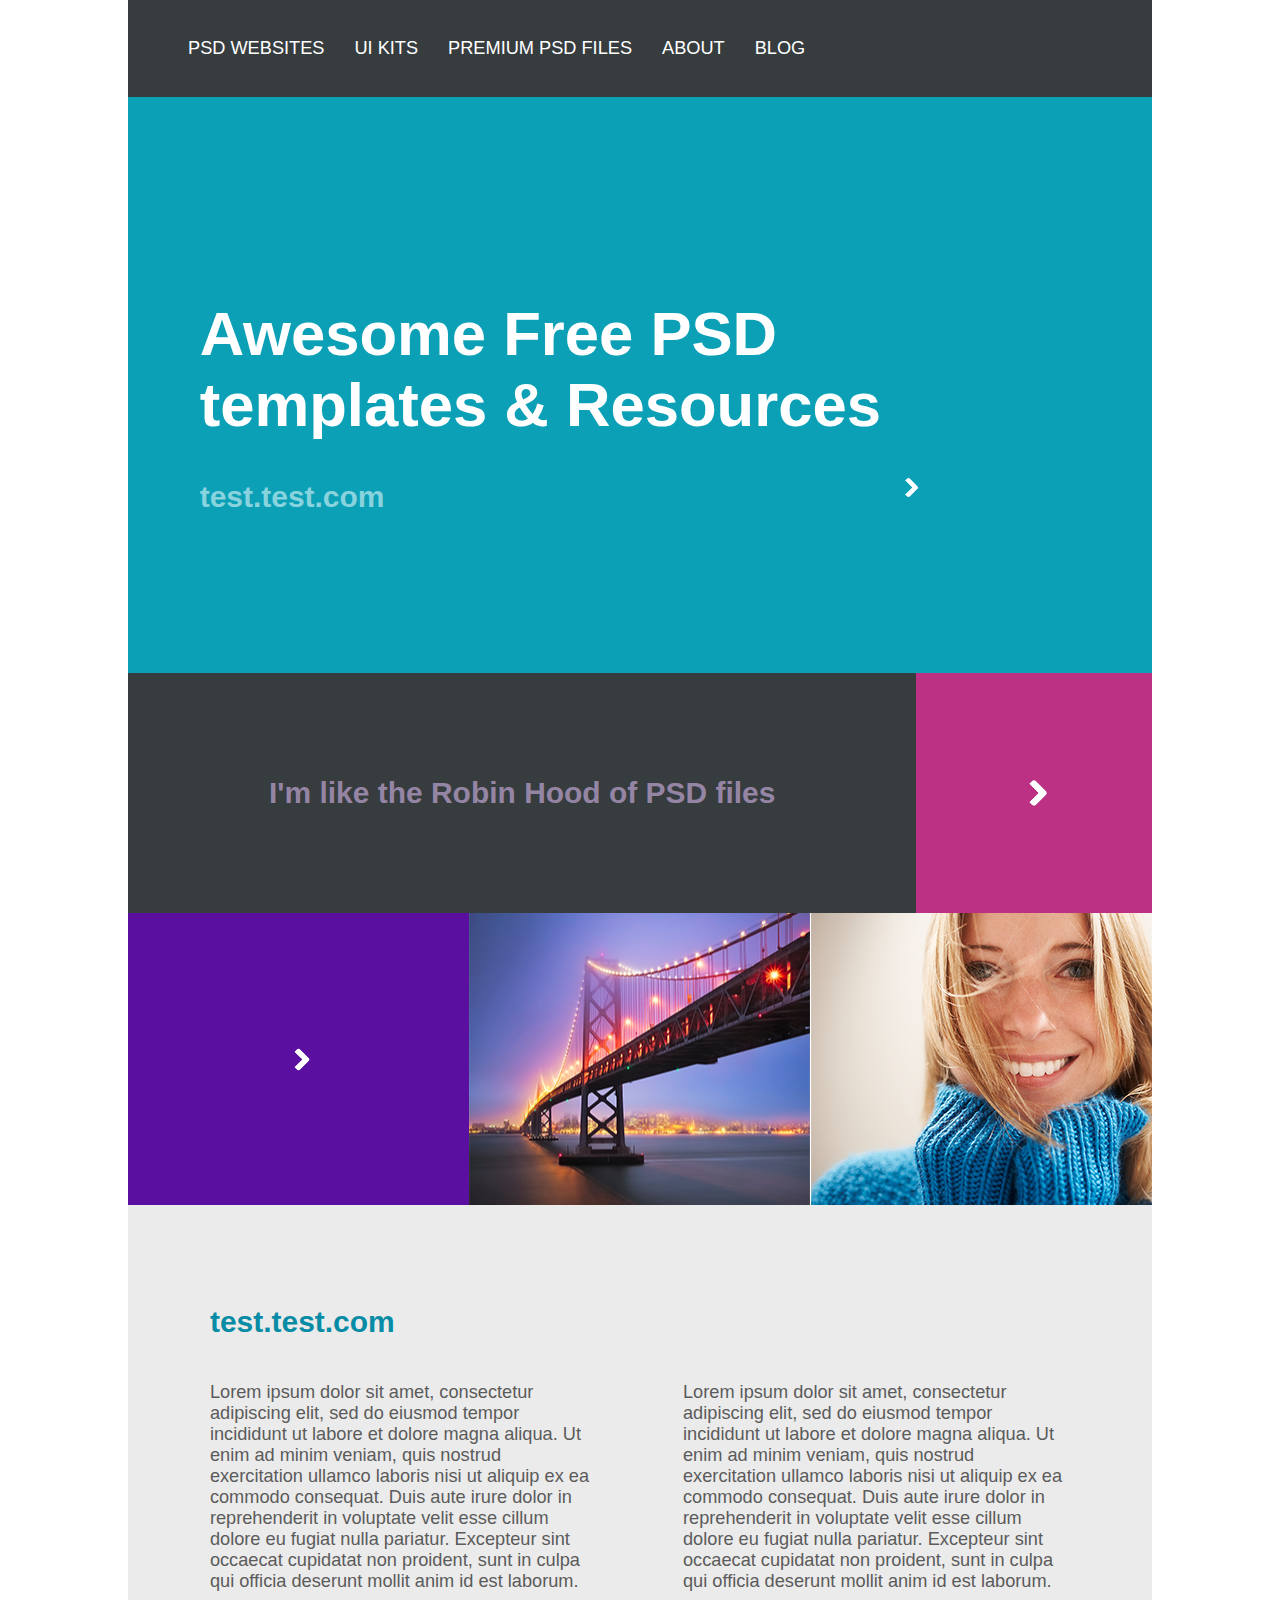
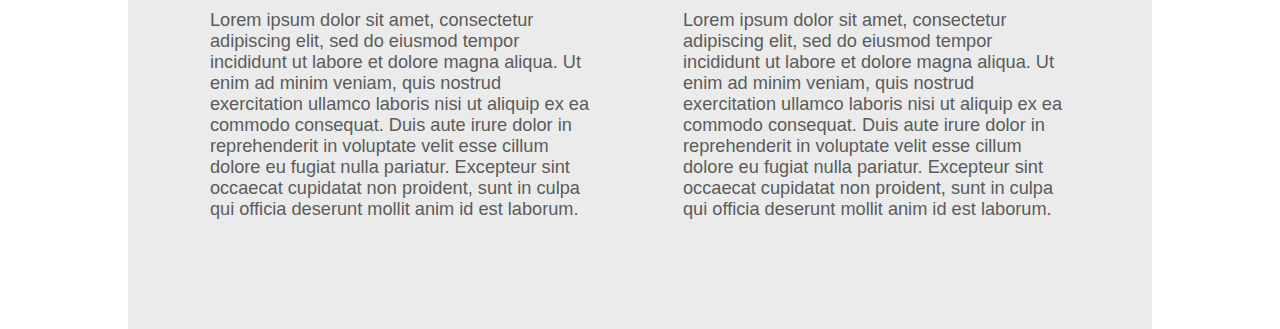
<file: responsive_flex/index.html>
<!DOCTYPE html>
<html lang="en">

  <head>
    <meta charset="utf-8">
    <meta name="viewport" content="width=device-width, initial-scale=1">
    <title>Simple Responsive</title>
    <link rel="stylesheet" type="text/css" href="css/styles.css">
  </head>

  <body>
    <header class="page-header">
      <div class="page-header__top">
        <nav class="main-nav">
          <button type="button" class="main-nav__button">
            <span class="icon">  </span>
          </button>
          <ul class="main-nav__menu">
            <li>PSD WEBSITES</li>
            <li>UI KITS</li>
            <li>PREMIUM PSD FILES</li>
            <li>ABOUT</li>
            <li>BLOG</li>
          </ul>
        </nav>
      </div>

      <div class="page-header__bottom">
        <div class="page-header__logo">
          <h1>Awesome Free PSD templates &amp; Resources</h1>
          <h2>test.test.com</h2>
          <div class="arrow"></div>
        </div>
        <div class="page-header__slogan">
          <h2>I'm like the Robin Hood of PSD files</h2>
        </div>
        <div class="page-header__more">
          <div class="arrow"></div>
        </div>
      </div>
    </header>

    <main class="page-main">
      <div class="page-main__more">
        <div class="arrow"></div>
      </div>
      <div class="page-main__first-image"></div>
      <div class="page-main__second-image"></div>
    </main>

    <footer class="page-footer">
      <h2>test.test.com</h2>
      <div class="page-footer__first-paragraph">
        <p>
          Lorem ipsum dolor sit amet, consectetur adipiscing elit, sed do eiusmod tempor incididunt ut labore et dolore magna aliqua. Ut enim ad minim veniam, quis nostrud exercitation ullamco laboris nisi ut aliquip ex ea commodo consequat. Duis aute irure dolor in reprehenderit in voluptate velit esse cillum dolore eu fugiat nulla pariatur. Excepteur sint occaecat cupidatat non proident, sunt in culpa qui officia deserunt mollit anim id est laborum.
        </p>
        <p>
          Lorem ipsum dolor sit amet, consectetur adipiscing elit, sed do eiusmod tempor incididunt ut labore et dolore magna aliqua. Ut enim ad minim veniam, quis nostrud exercitation ullamco laboris nisi ut aliquip ex ea commodo consequat. Duis aute irure dolor in reprehenderit in voluptate velit esse cillum dolore eu fugiat nulla pariatur. Excepteur sint occaecat cupidatat non proident, sunt in culpa qui officia deserunt mollit anim id est laborum.
        </p>
      </div>
      <div class="page-footer__second-paragraph">
        <p>
          Lorem ipsum dolor sit amet, consectetur adipiscing elit, sed do eiusmod tempor incididunt ut labore et dolore magna aliqua. Ut enim ad minim veniam, quis nostrud exercitation ullamco laboris nisi ut aliquip ex ea commodo consequat. Duis aute irure dolor in reprehenderit in voluptate velit esse cillum dolore eu fugiat nulla pariatur. Excepteur sint occaecat cupidatat non proident, sunt in culpa qui officia deserunt mollit anim id est laborum.
        </p>
        <p>
          Lorem ipsum dolor sit amet, consectetur adipiscing elit, sed do eiusmod tempor incididunt ut labore et dolore magna aliqua. Ut enim ad minim veniam, quis nostrud exercitation ullamco laboris nisi ut aliquip ex ea commodo consequat. Duis aute irure dolor in reprehenderit in voluptate velit esse cillum dolore eu fugiat nulla pariatur. Excepteur sint occaecat cupidatat non proident, sunt in culpa qui officia deserunt mollit anim id est laborum.
        </p>
      </div>
    </footer>
    <script type="text/javascript" src="js/common.js"></script>

  </body>

</html>
</file>
<file: academy/css/style.css>
body {
  min-width: 1040px;
  margin: 0;
  padding: 0;
  font-family: Arial, sans-serif;
  font-size: 16px;
  line-height: 24px;
  color: #000000;
}
.container {
  width: 1020px;
  margin: 0 auto;
  padding: 0 10px;
}
.main-header {
  padding-top: 35px;
  padding-bottom: 85px;
  background-color: #6451D5;
}
.header-top {
  margin-bottom: 75px;
  padding-bottom: 20px;
  font-family: Trebuchet MS;
}
.header-top::after {
  display: table;
  clear: both;
  content: "";
}
.logo {
  float: left;
  width: 182px;
  height: 81px;
}

/*.logo img {
  display: block;
}*/

.main-menu {
  float: right;
  width: 670px;
  margin-top: 25px;
}
.main-menu ul {
  margin: 0;
  padding: 0;
  list-style: none;
}
.main-menu li {
  display: inline-block;
  margin-right: 50px;
  vertical-align: top;
  font-size: 18px;
  line-height: 24px;
}
.main-menu li:last-child {
  margin-right: 0;
}
.main-menu a {
  color: #ffffff;
  text-decoration: none;
}
.main-menu a:hover {
  text-decoration: underline;
}
.main-menu a:active {
  text-decoration: none;
  opacity: 0.3;
}
.promo {
  width: 450px;
  position: relative;
  z-index: 10;
}
.promo::after {
  content: "";
  position: absolute;
  top: -20px;
  left: 380px;
  z-index: -1;
  width: 653px;
  height: 451px;
  background-image: url("../img/bg-promo.png");
}
.promo-title {
  margin-bottom: 35px;
  font-weight: 700;
  font-size: 45px;
  line-height: 50px;
  color: #ffffff;
  font-family: Trebuchet MS;
}
.promo p {
  margin: 0;
  margin-bottom: 50px;
  color: #bcb3f2;
  font-size: 18px;
  line-height: 30px;
  width: 320px;
  font-family: Tahoma;
}
.promo .btn {
  width: 280px;
}
.btn {
  display: inline-block;
  padding: 25px;
  font-size: 20px;
  line-height: 24px;
  vertical-align: top;
  font-family: Trebuchet MS;
  text-align: center;
  text-decoration: none;
  text-transform: uppercase;
  background: #999999;
  color: #ffffff;
  cursor: pointer;
  outline: none;
  border: none;
}
.btn-blue {
  background: #382d78;
}
.features {
  padding-top: 50px;
  padding-bottom: 45px;
  background-color: #efefef;
  min-height: 105px;
}
.features .container::after {
  display: table;
  clear: both;
  content: "";
}
.features-item {
  width: 320px;
  float: left;
  margin-right: 30px;
  position: relative;
}
.features-icon {
  position: absolute;
  top: 0px;
  left: 130px;
  width: 70px;
  height: 70px;
}
.features-icon-schedule {
  background-image: url("../img/features1.png");
  background-repeat: no-repeat;
}
.features-icon-practice {
  background-image: url("../img/features2.png");
  background-repeat: no-repeat;
}
.features-icon-work {
  background-image: url("../img/features3.png");
  background-repeat: no-repeat;
}
.features-item:last-child {
  margin-right: 0px;
}
.features-title {
  margin: 0;
  margin-top: 90px;
  margin-bottom: 25px;
  font-size: 22px;
  line-height: 24px;
  text-align: center;
  font-family: Trebuchet MS;
}
.features-item p {
  margin: 0;
  color: #555555;
  font-size: 18px;
  line-height: 24px;
  text-align: center;
  font-family: Tahoma;
}
.eduform {
  padding-top: 50px;
  padding-bottom: 65px;
}
.eduform-title {
  margin: 0;
  margin-bottom: 35px;
  min-height: 50px;
}
.eduform-title {
  font-family: Trebuchet MS;
  font-size: 45px;
  line-height: 50px;
}
.eduform table {
  border-collapse: collapse;
  border: 2px solid #a8a8a8;
}
.eduform td {
  font-size: 18px;
  line-height: 30px;
  font-family: Tahoma;
  border: 1px solid #a8a8a8;
  padding: 0px;
  padding-left: 30px;
  padding-top: 15px;
  padding-right: 40px;
  padding-bottom: 25px;
}
.eduform td strong {
  font-family: Trebuchet MS;
  font-size: 22px;
  line-height: 24px;
}
.edutable thead td {
  background-color: #efefef;
  padding: 20px;
  padding-right: 0px;
  padding-left: 30px;
}
.eduform tbody td {
  padding-top: 15px;
}
.eduform table .col-1 {
  width: 275px;
}
.eduform table .col-2 {
  width: 190px;
}
.eduform table .col-3 {
  width: 540px;
}
.eduform .strong {
  padding-bottom: 50px;
}
.edutable {
  margin: 0;
}
.contacts {
  padding-top: 50px;
  padding-bottom: 60px;
  background-color: #efefef;
}
.contacts-title {
  margin: 0px;
  padding: 0px;
  margin-bottom: 60px;
}
.contacts .container {
  display: table;
  clear: both;
  content: "";
}
.contacts .container::after {
  display: table;
  clear: both;
  content: "";
}
.contacts-form {
  float: left;
  width: 635px;
}
.contacts-form td {
  padding-bottom: 16px;
}
.contacts .contacts-title {
  font-size: 45px;
  line-height: 48px;
  font-family: Trebuchet MS;
  padding: 0px;
  padding-bottom: 2px;
}
.contacts-form .title {
  width: 105px;
  padding-right: 10px;
  vertical-align: top;
  text-align: right;
  font-weight: 700;
  font-size: 18px;
  line-height: 54px;
  font-family: Trebuchet MS;
}
.contacts-form .field {
  width: 512px;
}
.contacts-form .sex {
  font-family: Tahoma;
  font-weight: bold;
  padding-right: 60px;
  padding-left: 20px;
}
.contacts-form input[type="text"], .contacts-form textarea {
  -webkit-box-sizing: border-box;
  -moz-box-sizing: border-box;
  box-sizing: border-box;
  width: 100%;
  padding: 13px 23px;
  font-weight: 400;
  font-size: 18px;
  font-family: Tahoma;
  line-height: 24px;
  outline: none;
  border: 2px solid #b2b2b2;
  border-radius: 2px;
}
.contacts-form textarea {
  min-height: 100px;
  resize: none;
}
.contacts-form .btn {
  width: 100%;
}
.contacts-instruction {
  float: right;
  width: 315px;
}
.contacts-instruction h3 {
  margin: 0;
  padding: 0;
  margin-bottom: 25px;
  font-size: 22px;
  line-height: 30px;
  font-family: Trebuchet MS, sans-serif;
}
.contacts-instruction p {
  margin: 0;
  margin-bottom: 20px;
  color: #555555;
  font-size: 18px;
  line-height: 24px;
  font-family: Tahoma, sans-serif;
}
.contacts-instruction .contacts-alert {
  margin-top: 45px;
  margin-bottom: 0;
}
.contacts-instruction .contacts-alert strong {
  color: #000000;
}
.main-footer {
  padding-top: 65px;
  padding-bottom: 75px;
  background-color: #2a2546;
  color: #ffffff;
  font-size: 18px;
  line-height: 24px;
  font-family: Tahoma;
}
.footer-top::after {
  display: table;
  clear: both;
  content: "";
}
.footer-address {
  float: left;
  width: 295px;
  margin-right: 45px;
}
.footer-address p {
  float: left;
  margin-top: 80px;
  font-size: 18px;
  line-height: 24px;
  margin-bottom: 0px;
}
.footer-menu {
  float: left;
  width: 180px;
  padding-right: 0px;
  margin-top: 25px;
  vertical-align: bottom;
  padding-bottom: 5px;
  margin-right: 0px;
}
.footer-menu:last-child {
  float: right;
  width: 135px;
  margin-right: 0px;
}
.footer-menu h3 {
  margin-top: 0px;
  margin-bottom: 35px;
  font-weight: bold;
  font-size: 18px;
  line-height: 24px;
}
.footer-menu ul {
  margin: 0 0;
  padding: 0;
  list-style: none;
}
.footer-menu li {
  margin-bottom: 25px;
}
.footer-menu a {
  color: #a39ebe;
  text-decoration: none;
  font-size: 18px;
  line-height: 24px;
}
.footer-bottom::after {
  display: table;
  clear: both;
  content: "";
}
</file>
<file: ida_for/css/main.css>
*,
:after,
:before {
  box-sizing: border-box;
}
@font-face {
  font-family: 'open_sansregular';
  src: url('../fonts/OpenSans-Regular-webfont.eot');
  src: url('../fonts/OpenSans-Regular-webfont.eot?#iefix') format('embedded-opentype'), url('../fonts/OpenSans-Regular-webfont.woff') format('woff'), url('../fonts/OpenSans-Regular-webfont.ttf') format('truetype');
  font-weight: normal;
  font-style: normal;
}
html {
  font-size: 12px;
}
@media (max-width: 767px) {
  html {
    font-size: 10px;
  }
}
body {
  padding: 0;
  margin: 0;
  font-family: Arial, sans-serif;
  color: #373c43;
}
.btn,
h1,
h2,
h3,
h4,
h5 {
  font-family: 'open_sansregular', Arial, sans-serif;
}
.left-block {
  float: left;
}
.right-block {
  float: right;
}
.main-wrap {
  margin: 0 auto;
  width: 960px;
}
@media (max-width: 767px) {
  .main-wrap {
    width: auto;
  }
}
.main__left-block {
  width: 33.3%;
  float: left;
}
.main__right-block {
  width: 66.6%;
  float: left;
}
.btn {
  display: inline-block;
  padding: 6px 12px;
  margin-bottom: 0;
  font-size: 15px;
  line-height: 1.42857143;
  text-align: center;
  white-space: nowrap;
  vertical-align: middle;
  -ms-touch-action: manipulation;
  touch-action: manipulation;
  cursor: pointer;
  -webkit-user-select: none;
  -moz-user-select: none;
  -ms-user-select: none;
  user-select: none;
  background-image: none;
  border: 1px solid transparent;
  border-radius: 20px;
  outline: none;
}
.btn-submit {
  width: 132px;
  background-color: #3157b4;
  color: #fff;
}
.btn-group {
  padding: 15px;
  margin-top: 25px;
}
@media (max-width: 480px) {
  .btn-group {
    text-align: right;
  }
}
.info-note {
  padding: 25px;
  background-color: #3b3e45;
  color: #7f838f;
}
.toggle {
  display: block!important;
}
@media (max-width: 767px) {
  .main__left-block,
  .main__right-block {
    width: 100%;
  }
}
.main-nav {
  position: relative;
  min-height: 40px;
  background: #191c24;
  font-family: 'open_sansregular', Arial, sans-serif;
  font-size: 1.5rem;
  line-height: 2rem;
  text-align: justify;
}
.main-nav__button {
  display: none;
  position: absolute;
  right: 15px;
  top: 5px;
  outline: none;
  border: none;
  background: transparent;
  cursor: pointer;
  font-size: 30px;
  color: #fff;
}
@media (max-width: 767px) {
  .main-nav__button {
    display: inline-block;
  }
}
.main-nav__list {
  list-style: none;
  margin: 0;
  padding: 0;
}
@media (max-width: 767px) {
  .main-nav__list {
    display: none;
  }
}
.main-nav__list.toggle {
  padding-top: 40px;
}
.main-nav__item {
  display: block;
  white-space: nowrap;
}
.main-nav__link {
  display: block;
  padding: 25.6px 30px;
  background-color: #191c24;
  color: #fff;
  font-weight: 600;
  text-decoration: none;
}
.main-nav__link:hover {
  background-color: #1f2229;
}
.main-nav__link.active,
.main-nav__link:active,
.main-nav__link:focus {
  color: #808592;
  background-color: #2a2d37;
}
.main-nav__link.logout {
  color: #808592;
}
.payment-card {
  padding: 30px;
  background-color: #f7f8f8;
  color: #383d43;
  font-family: Arial, sans-serif;
  font-size: 1.33rem;
  line-height: 1.75rem;
}
.payment-card__title {
  display: inline-block;
  width: 160px;
  color: #8494ab;
}
.payment-card__title.main {
  min-width: 160px;
  width: auto;
  margin-bottom: 15px;
}
.payment-card__title.row {
  display: block;
  width: auto;
  margin-bottom: 3px;
}
.payment-card__row {
  display: block;
  margin-bottom: 12px;
}
@media (max-width: 410px) {
  .payment-card__row {
    float: none;
  }
}
.payment-card__row.row-filled {
  height: 40px;
  margin: 5px -15px 15px;
  background-color: #e5e8ed;
}
.payment-card__header {
  font-size: 1.83rem;
  line-height: 2.08rem;
}
.payment-card-form {
  position: relative;
}
.payment-card-form__box {
  width: 350px;
  height: 234px;
  padding: 20px 15px 4px;
  background-color: #f7f8f8;
  border: 1px solid #e5e8ed;
  border-radius: 10px;
}
@media (max-width: 410px) {
  .payment-card-form__box {
    width: 100%;
    height: 100%;
  }
}
.payment-card-form__box.first {
  position: relative;
  z-index: 1;
}
.payment-card-form__box.second {
  position: absolute;
  width: 368px;
  top: 20px;
  left: 194px;
}
@media (max-width: 620px) {
  .payment-card-form__box.second {
    width: 350px;
    margin-top: 20px;
    position: relative;
    top: auto;
    left: auto;
  }
}
@media (max-width: 410px) {
  .payment-card-form__box.second {
    width: 100%;
    height: 100%;
  }
}
.payment-card-form__input {
  display: inline-block;
  width: 65px;
  height: 42px;
  padding: 7px 5px 5px 12px;
  margin-right: 9px;
  background-color: #ffffff;
  border: 1px solid #e4e9ee;
  font-size: 1.33rem;
}
.payment-card-form__input:last-child {
  margin-right: 0;
}
.payment-card-form__input.select-month {
  width: 70px;
}
.payment-card-form__input.select-year {
  width: 86px;
}
.payment-card-form__input.owner {
  width: 319px;
}
@media (max-width: 767px) {
  .payment-card-form__input.owner {
    width: 100%;
  }
}
@media (max-width: 480px) {
  .payment-card-form__input.card-num {
    margin-bottom: 4px;
  }
}
.payment-card-form__input.code {
  width: 138px;
}
.payment-card-form__input::-webkit-input-placeholder {
  color: #bec6cf;
}
.payment-card-form__input:-moz-placeholder {
  color: #bec6cf;
}
.payment-card-form__input:-ms-input-placeholder {
  color: #bec6cf;
}
.payment-card-form__input::-moz-placeholder {
  color: #bec6cf;
}
.payment-card-form .select-wrap {
  display: inline-block;
  position: relative;
}
.payment-card-form .select-wrap select {
  -webkit-appearance: none;
  -moz-appearance: none;
  text-indent: 0.01px;
  text-overflow: "";
  background-image: none;
  color: #3b3e45;
}
.payment-card-form .select-wrap select::-ms-expand {
  display: none;
}
.payment-card-form .select-wrap::after {
  font-size: 26px;
  line-height: 1;
  color: #bec6cf;
  font-family: "Ionicons";
  content: "\f3d0";
  position: absolute;
  right: 8px;
  top: 8px;
  pointer-events: none;
}
.payment-card-form .input-wrap {
  position: relative;
  display: inline-block;
}
.payment-card-form .input-wrap.has-feedback input {
  padding-right: 30px;
  margin-right: 0;
}
.payment-card-form .input-wrap-feedback {
  font-size: 26px;
  line-height: 1;
  position: absolute;
  color: #bec6cf;
  right: 8px;
  top: 8px;
}
</file>
<file: planet_express/css/styles.css>
* {
  -webkit-box-sizing: border-box;
  -moz-box-sizing: border-box;
  box-sizing: border-box;
}
body {
  display: flex;
  flex-wrap: wrap;
  justify-content: center;
  max-width: 1300px;
  min-width: 650px;
  margin: auto;
  font-family: Open Sans, Arial, sans-serif;
  font-size: 17px;
  line-height: 1.4rem;
  color: #1e2123;
}
h1 {
  font-size: 1.6rem;
  font-weight: bolder;
  text-align: justify;
}
.logo-light {
  font-weight: lighter;
}
h2 {
  font-size: 2.4rem;
}
h3 {
  font-size: 1.1rem;
  text-transform: uppercase;
}
.page-header {
  display: flex;
  flex-wrap: wrap;
  width: 100%;
  height: 750px;
  background: url("../img/slider.png") no-repeat #0099ff;
}
.page-header__top {
  display: flex;
  flex-wrap: wrap;
  justify-content: flex-start;
  width: 100%;
  height: 130px;
}
.page-header__bottom {
  display: flex;
  width: 100%;
  padding-left: 20%;
}
.page-header__logo {
  margin-left: 3%;
  margin-right: auto;
  margin-top: 40px;
  color: white;
}
.page-header__logo img {
  float: left;
  margin-right: 30px;
}
.page-header__logo h1 {
  display: inline-block;
  margin: 0;
  line-height: 55px;
}
.page-main {
  display: flex;
  flex-wrap: wrap;
}
.header-wrapper {
  display: flex;
  flex-wrap: wrap;
  justify-content: center;
  align-items: center;
  width: 100%;
  max-width: 1300px;
  padding-top: 170px;
  padding-bottom: 100px;
}
.header-wrapper .button-wrapper {
  width: 48%;
  padding-top: 20px;
  padding-bottom: 30px;
}
.header-wrapper h2 {
  width: 100%;
  padding-left: 26%;
  text-transform: uppercase;
}
.header-wrapper h2:after {
  content: "";
  display: block;
  width: 60px;
  height: 10px;
  margin-top: 35px;
  background-color: #1e2123;
}
.header-wrapper p {
  width: 58%;
  margin-bottom: 0;
}
.content-wrapper {
  display: flex;
  flex-wrap: wrap;
  width: 100%;
  max-width: 1300px;
}
.content-wrapper__item {
  position: relative;
  display: flex;
  flex-wrap: wrap;
  margin: 0;
}
@media (max-width: 1000px) {
  .content-wrapper__item .post {
    width: 100%;
    flex-grow: 1;
  }
}
.content-wrapper__item .post {
  width: 50%;
  height: auto;
  padding-top: 70px;
  padding-left: 3%;
}
.content-wrapper__item .post h3 {
  width: 52%;
  text-align: left;
  margin-top: 10px;
}
.content-wrapper__item .post p {
  width: 52%;
  text-align: left;
}
.content-wrapper__item .post .time {
  display: block;
  width: 52%;
  font-size: 13px;
}
.content-wrapper__item .post img {
  padding: 0;
  margin: 0;
}
.content-wrapper__item .details {
  position: absolute;
  display: none;
  width: 100%;
  height: 100%;
  left: 0;
  top: 0;
  margin: 0 auto;
  padding-top: 75px;
  color: #fff;
  text-align: center;
  font-size: 15px;
}
.content-wrapper__item .details p {
  width: 72%;
  margin-left: auto;
  margin-right: auto;
}
.content-wrapper__item:hover .details {
  display: block;
  background-color: rgba(12, 154, 236, 0.8);
}
.content-wrapper__item:hover .details--item {
  background-image: linear-gradient(to right, #0c9aec, transparent);
  display: flex;
  justify-content: flex-end;
  align-items: flex-end;
  padding-bottom: 50px;
  padding-right: 4%;
}
.content-wrapper__item:hover .details--item .button {
  color: #fff;
  background-color: transparent;
  border-color: white;
}
.content-wrapper__item:hover .details--item .button:hover {
  color: #1e2123;
  background-color: transparent;
  border-color: #1e2123;
}
.content-wrapper__item .post--right {
  padding-left: 0;
  padding-right: 3%;
  padding-top: 70px;
}
.content-wrapper__item .post--right h3 {
  width: 52%;
  margin: 20px 0 0 auto;
  text-align: right;
}
.content-wrapper__item .post--right p {
  width: 52%;
  margin-left: auto;
  margin-right: 0;
  text-align: left;
}
.content-wrapper__item .post--right .time {
  margin-left: auto;
  text-align: right;
}
.content-wrapper__item:hover {
  color: #fff;
  background-color: #0099ff;
}
.about-me {
  width: 100%;
}
.about-me__content {
  display: inline-block;
  width: 100%;
}
.about-me__content h2 {
  display: inline-block;
  width: 35%;
  margin-top: 0;
  font-size: 33px;
  font-weight: normal;
  line-height: 33px;
  text-transform: uppercase;
}
.about-me__content p {
  margin: 20px 20%;
}
.about-me .me {
  float: left;
  margin-right: 3%;
  margin-bottom: 20px;
}
.about-me .skills {
  float: right;
  margin-left: 3%;
  margin-top: 20px;
}
.social-wrapper {
  margin-bottom: 35px;
}
.main-nav {
  width: 37%;
  font-size: 15px;
}
.main-nav__menu {
  display: flex;
  flex-wrap: wrap;
  margin: 0;
  padding: 0;
  list-style: none;
  margin-top: 50px;
}
.main-nav__menu li {
  position: relative;
  display: block;
  margin: 0 8px 0 0;
  padding: 0;
  text-align: center;
}
.main-nav__menu a {
  display: block;
  width: 100%;
  margin: 0;
  padding: 5px 10px;
  background-color: transparent;
  color: #fff;
  text-decoration: none;
  white-space: nowrap;
  font-weight: bolder;
}
.main-nav__sub-menu {
  display: none;
  position: absolute;
  width: 160px;
  height: 180px;
  left: -40px;
  top: 20px;
  margin: 0;
  padding: 0;
  font-weight: bold;
  z-index: 1;
}
.main-nav__sub-menu li:first-child a {
  padding-top: 10px;
}
.main-nav__sub-menu li:last-child a {
  padding-bottom: 10px;
}
.main-nav__sub-menu::before {
  content: "";
  display: inline-block;
  margin: 0 0 -6px;
  padding: 0;
  border: 8px solid #1e2123;
  border-top-width: 0;
  border-left-color: transparent;
  border-right-color: transparent;
}
.main-nav a:hover {
  color: #1e2123;
}
.main-nav li:hover > a {
  color: #1e2123;
}
li:hover .main-nav__sub-menu {
  display: block;
}
.main-nav__sub-menu a {
  display: block;
  width: 160px;
  padding-left: 25px;
  border: 4px solid #1e2123;
  text-align: left;
  font-size: 11px;
  line-height: 18px;
  color: #fff;
  background-color: #1e2123;
}
li:hover .main-nav__sub-menu a:hover {
  color: #1e2123;
  background-color: #fff;
}
.main-nav--footer {
  display: flex;
  width: 88%;
  font-size: 13px;
}
.main-nav--footer .main-nav__menu--footer {
  display: flex;
}
.main-nav--footer .main-nav__menu--footer li {
  position: relative;
  display: block;
  margin: 0;
  padding: 0;
  text-align: center;
}
.main-nav--footer .main-nav__menu--footer a {
  font-size: 13px;
  color: #1e2123;
  font-weight: 700;
}
.main-nav--footer .main-nav__menu--footer::after {
  content: "";
  display: block;
  width: 45px;
  height: 6px;
  margin-left: auto;
  margin-right: 40px;
  background-color: #1e2123;
}
.button {
  display: inline;
  height: 30px;
  margin-bottom: 20px;
  margin-right: 5px;
  padding: 5px;
  border: 3px solid #0c9aec;
  font-size: 15px;
  text-transform: uppercase;
  text-decoration: none;
  line-height: 40px;
  vertical-align: middle;
  color: #0c9aec;
  font-weight: 700;
  background-color: #fff;
}
.button-form {
  display: inline;
  line-height: 0;
}
.button:hover {
  border-color: #1e2123;
  color: #fff;
  background-color: #1e2123;
}
.button:active {
  border-color: #0c9aec;
  color: #fff;
  background-color: #0c9aec;
}
.contacts {
  width: 100%;
}
.contacts-wrapper {
  display: flex;
  flex-wrap: wrap;
  justify-content: flex-start;
  align-items: flex-start;
  width: 100%;
}
.contacts-wrapper h4 {
  margin: 0;
  font-size: 17px;
  line-height: 17px;
}
.contacts-wrapper__item {
  flex-grow: 1;
  width: 50%;
  margin: 0;
  padding: 0 0 0 3%;
}
.contacts__content {
  width: 100%;
  margin: 0 0 50px;
  padding: 0;
}
.contacts__content ul {
  list-style: none;
  margin: 0;
  padding: 0;
}
.contacts__content li a {
  text-decoration: none;
  color: #1e2123;
  font-weight: 700;
}
.contacts__content li a:hover {
  color: #0c9aec;
}
.feedback-form-group {
  display: flex;
  flex-wrap: wrap;
}
.feedback-form-group label {
  width: 100%;
  font-weight: 700;
}
.feedback-form-group input[type="email"],
.feedback-form-group input[type="text"],
.feedback-form-group textarea {
  width: 57%;
  height: 50px;
  margin-bottom: 20px;
  border: 3px solid #e8e8e9;
  font-size: 15px;
}
.feedback-form-group textarea {
  height: 180px;
}
.feedback-form-group input[type="email"]:focus,
.feedback-form-group input[type="text"]:focus,
.feedback-form-group textarea:focus {
  border: 3px solid #1e2123;
}
.page-footer {
  display: flex;
  flex-wrap: wrap;
  justify-content: flex-end;
  align-items: flex-end;
  width: 100%;
  height: 400px;
}
.page-footer__wrapper {
  width: 30%;
}
.page-footer p {
  height: 20px;
}
.slider {
  width: 60%;
  position: relative;
}
.slider input[type=radio] {
  display: none;
}
.slider-inner {
  overflow: hidden;
}
.slider-slides {
  width: 500%;
  transition: transform 0.8s ease;
}
.slider-slides .img {
  display: inline-block;
  float: left;
  width: 20%;
  height: 333px;
  padding: 10px 30px;
}
.slider-slides .img h2 {
  padding-left: 8%;
}
.slider-slides .img p {
  width: 100%;
}
.slider-controls {
  position: absolute;
  left: 0;
  bottom: 40px;
  margin: 0 9%;
  z-index: 100;
}
.slider-controls label {
  display: inline;
  width: 30px;
  height: 30px;
  margin-bottom: 10px;
  padding: 5px 10px;
  border: 4px solid white;
  color: #fff;
  font-size: 16px;
  line-height: 40px;
  cursor: pointer;
  background: transparent;
}
#btn-1:checked ~ .slider-inner .slider-slides {
  transform: translateX(0);
}
#btn-2:checked ~ .slider-inner .slider-slides {
  transform: translateX(-20%);
}
#btn-3:checked ~ .slider-inner .slider-slides {
  transform: translateX(-40%);
}
#btn-4:checked ~ .slider-inner .slider-slides {
  transform: translateX(-60%);
}
#btn-5:checked ~ .slider-inner .slider-slides {
  transform: translateX(-80%);
}
</file>
<file: responsive_flex/css/styles.css>
*{-webkit-box-sizing:border-box;-moz-box-sizing:border-box;box-sizing:border-box}html{font-size:14px}body{display:flex;flex-wrap:wrap;flex-direction:column;justify-content:center;max-width:1024px;margin:auto;font-family:Montserrat,Myraid Pro,Trebuchet MS,sans-serif;font-size:1.3rem;color:#5b5b5b}h1{font-size:4.4rem;color:#fff}h2{font-size:2.14rem;color:#fff}.arrow{display:block;width:15px;height:15px;border-top:5px solid #fff;border-right:5px solid #fff;border-top-right-radius:20%;border-top-left-radius:20%;border-bottom-right-radius:20%;transform:rotate(45deg)}.page-header{display:flex;flex-wrap:wrap}.page-header__top{width:100%;flex-grow:1}.page-header__bottom{display:flex;flex-wrap:wrap;width:100%}.page-header__logo{display:flex;justify-content:flex-start;align-content:center;flex-wrap:wrap;height:576px;width:100%;padding-left:7%;padding-right:23%;background-color:#0ca0b6}.page-header__logo h1{margin-bottom:40px;padding:0;flex-grow:1}.page-header__logo h2{margin:0;color:#88d3dd}.page-header__logo .arrow{margin-top:0;margin-left:auto}.page-header__slogan{height:240px;width:77%;background-color:#373c3f;color:#9585a4;display:flex;justify-content:center;align-items:center}.page-header__slogan h2{padding:10px;color:#9585a4}.page-header__more{width:23%;background-color:#bc3183;display:flex;justify-content:center;align-items:center}.page-header__more .arrow{width:20px;height:20px;border-top:7px solid #fff;border-right:7px solid #fff}.page-main{display:flex;flex-wrap:wrap}.page-main__more{width:33.33%;height:292px;background-color:#5b0fa1;display:flex;justify-content:center;align-items:center}.page-main__more .arrow{width:17px;height:17px;border-top:6px solid #fff;border-right:6px solid #fff}.page-main__first-image{width:33.33%;height:292px;background:url("../img/bridge_1024.png") no-repeat;background-position:50% 50%}.page-main__second-image{width:33.33%;height:292px;background:url("../img/girl_1024.png") no-repeat;background-position:50% 50%}.page-footer{display:flex;flex-wrap:wrap;padding:75px 8% 90px;background-color:#ebebeb}.page-footer h2{width:100%;flex-grow:1;color:#088ca5}.page-footer__first-paragraph,.page-footer__second-paragraph{width:45%}.page-footer__first-paragraph{margin-right:10%}.main-nav{display:flex;align-items:center;justify-content:flex-start;width:100%;background-color:#373c3f;padding:20px}.main-nav__menu{display:flex;list-style:none;flex-wrap:wrap}.main-nav__menu li{flex-grow:1;margin-right:30px;color:#fff}.main-nav__button{display:none}@media (max-width:640px){body{max-width:640px;font-family:Montserrat,Myraid Pro,Trebuchet MS,sans-serif;font-size:1.3rem;color:#5b5b5b}body h1{font-size:2.2rem;color:#fff}body h2{font-size:1.07rem;color:#fff}.page-header__logo{height:350px}.page-header__logo h1{margin-bottom:20px}.page-header__logo .arrow{width:10px;height:10px;border-top:4px solid #fff;border-right:4px solid #fff}.page-header__slogan{height:150px}.page-header__more .arrow{width:15px;height:15px;border-top:5px solid #fff;border-right:5px solid #fff}.page-main__more{width:100%;height:550px}.page-main__more .arrow{width:17px;height:17px;border-top:6px solid #fff;border-right:6px solid #fff}.page-main__first-image{width:100%;height:550px;background:url("../img/bridge_640.png") no-repeat;background-position:50% 50%}.page-main__second-image{width:100%;height:550px;background:url("../img/girl_640.png") no-repeat;background-position:50% 50%}.page-footer{padding:75px 11% 90px}.page-footer h2{width:100%;flex-grow:1}.page-footer__first-paragraph,.page-footer__second-paragraph{width:100%}.page-footer__first-paragraph{margin-right:0}.main-nav{padding:10px}.main-nav__menu{display:none}.main-nav__button{background:#fff;outline:none;border:none;background:transparent;display:block;cursor:pointer}.main-nav__button span{position:relative;display:inline-block;width:20px;height:2px;background-color:#fff}.main-nav__button span::before{top:5px}.main-nav__button span::after{top:-5px}.main-nav__button span::before,.main-nav__button span::after{content:"";position:absolute;left:0;width:100%;height:2px;background:#fff}}@media (max-width:320px){body{max-width:320px;font-family:Montserrat,Myraid Pro,Trebuchet MS,sans-serif;font-size:1.3rem;color:#5b5b5b}body h1{font-size:1.25714286rem;color:#fff}body h2{font-size:.61142857rem;color:#fff}.page-header__logo{height:175px}.page-header__logo h1{margin-bottom:15px}.page-header__logo .arrow{width:6px;height:6px;border-top:2px solid #fff;border-right:2px solid #fff}.page-header__slogan{height:75px}.page-header__more .arrow{width:8px;height:8px;border-top:2px solid #fff;border-right:2px solid #fff}.page-main__more{width:100%;height:274px}.page-main__more .arrow{width:15px;height:15px;border-top:5px solid #fff;border-right:5px solid #fff}.page-main__first-image{width:100%;height:274px;background:url("../img/bridge_320.png") no-repeat;background-position:50% 50%}.page-main__second-image{width:100%;height:274px;background:url("../img/girl_320.png") no-repeat;background-position:50% 50%}.page-footer{padding:27px 11% 45px}.page-footer h2{width:100%;font-size:1.07rem;flex-grow:1}.page-footer__first-paragraph,.page-footer__second-paragraph{width:100%}.page-footer__first-paragraph{margin-right:0}.main-nav{padding:5px}.main-nav__menu li{padding:5px}}.toggle-menu{display:flex}
</file>
